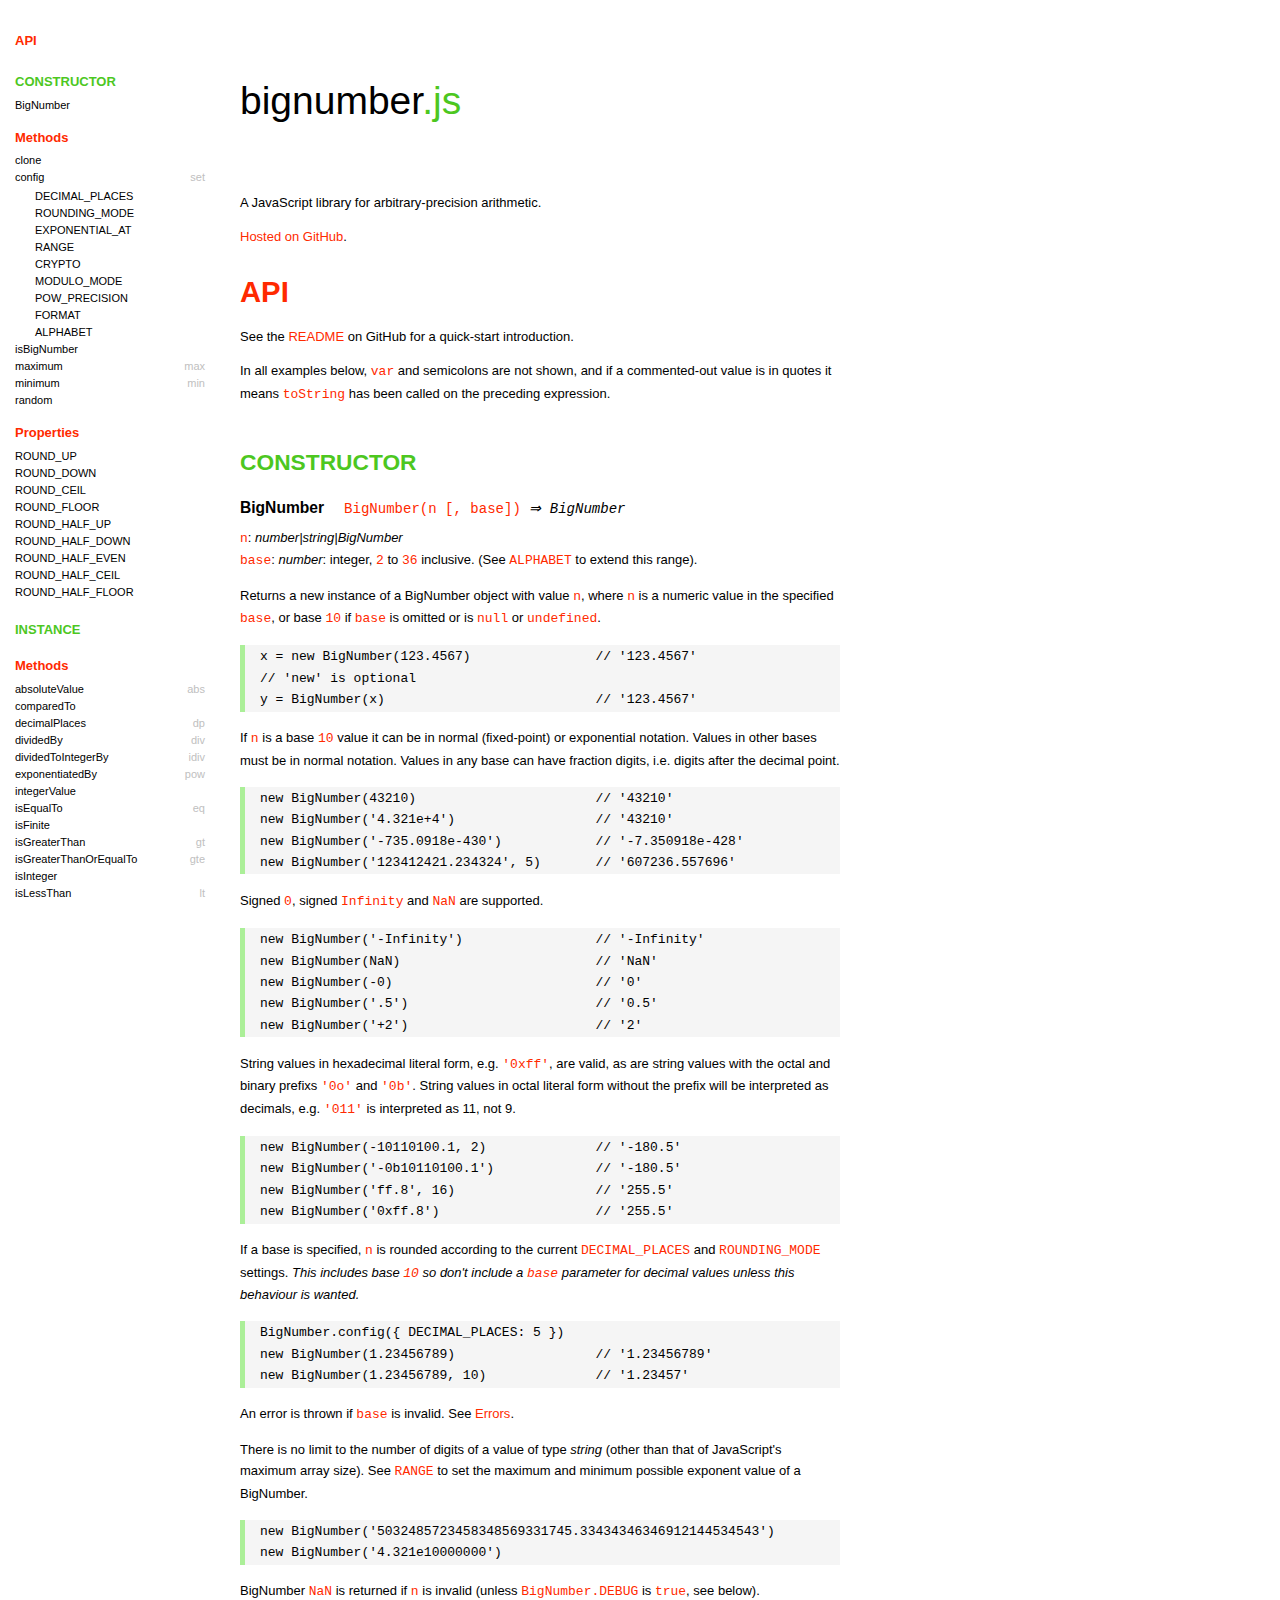
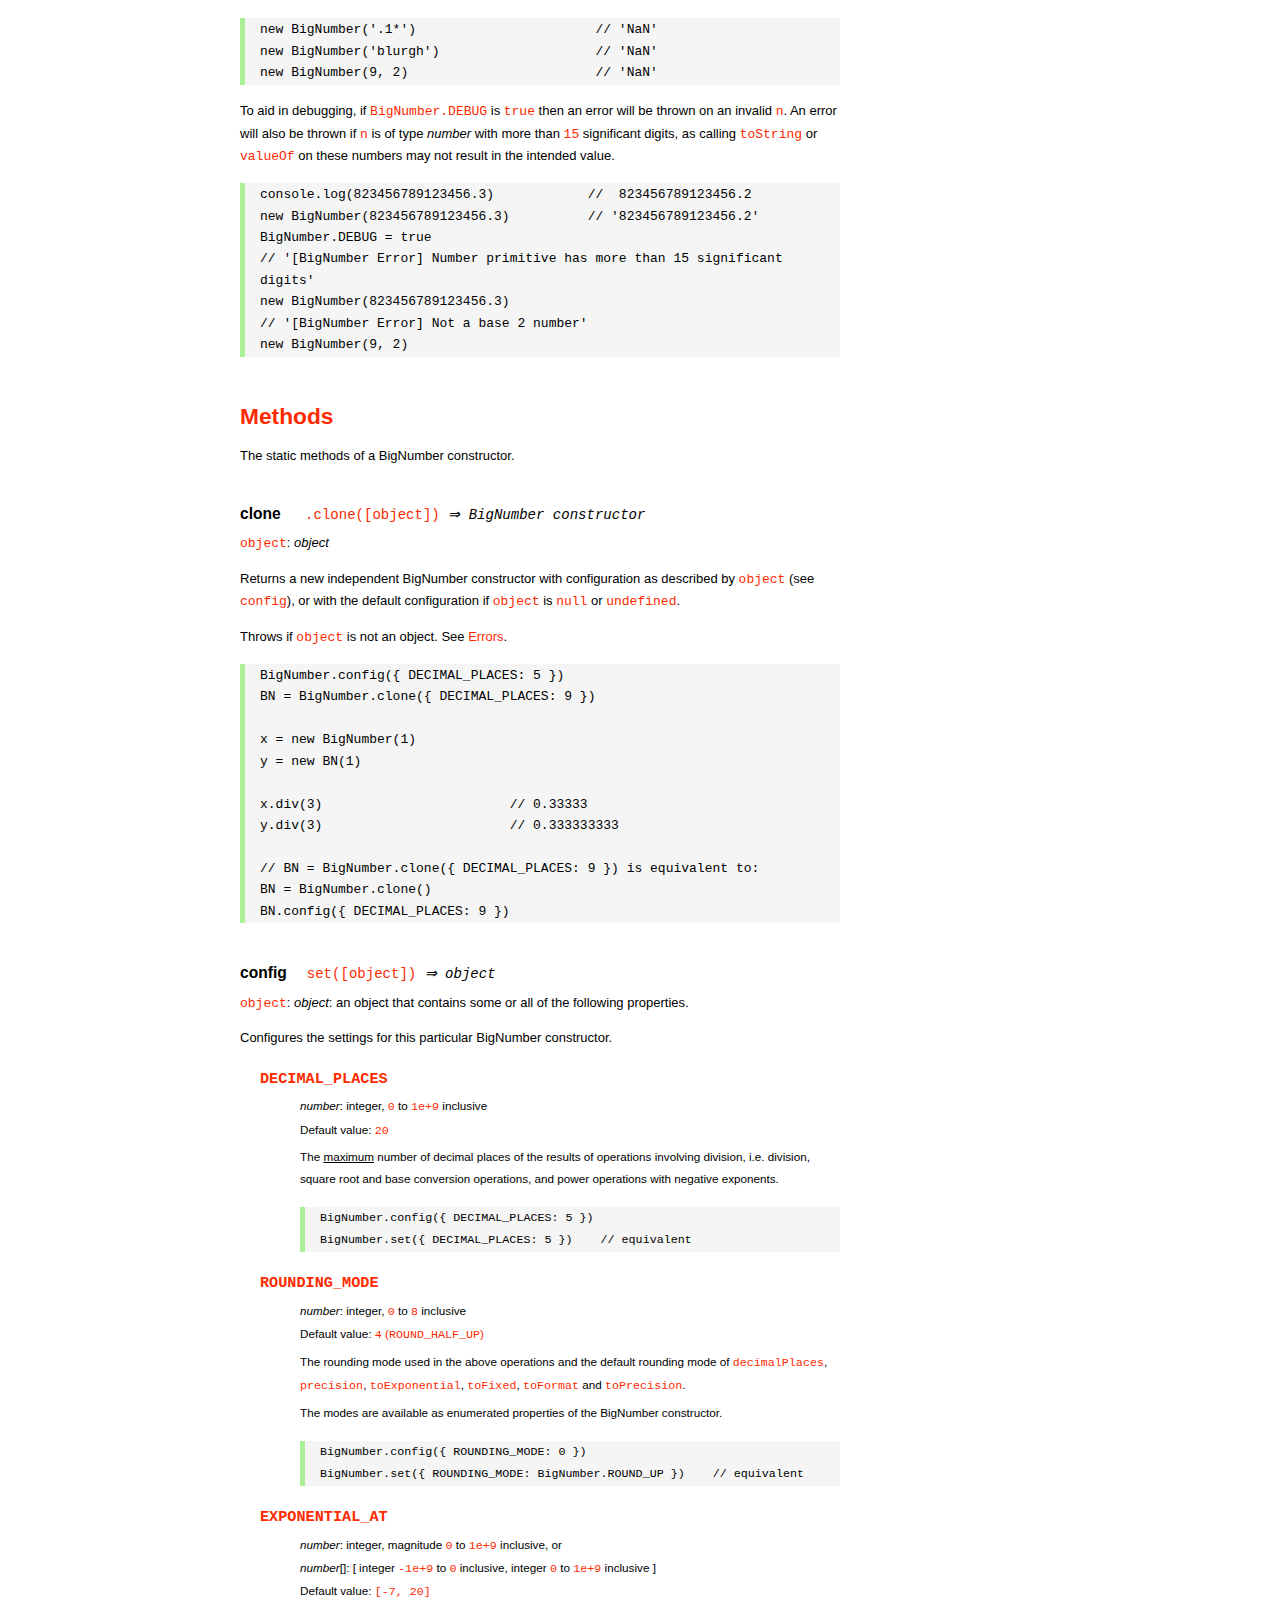
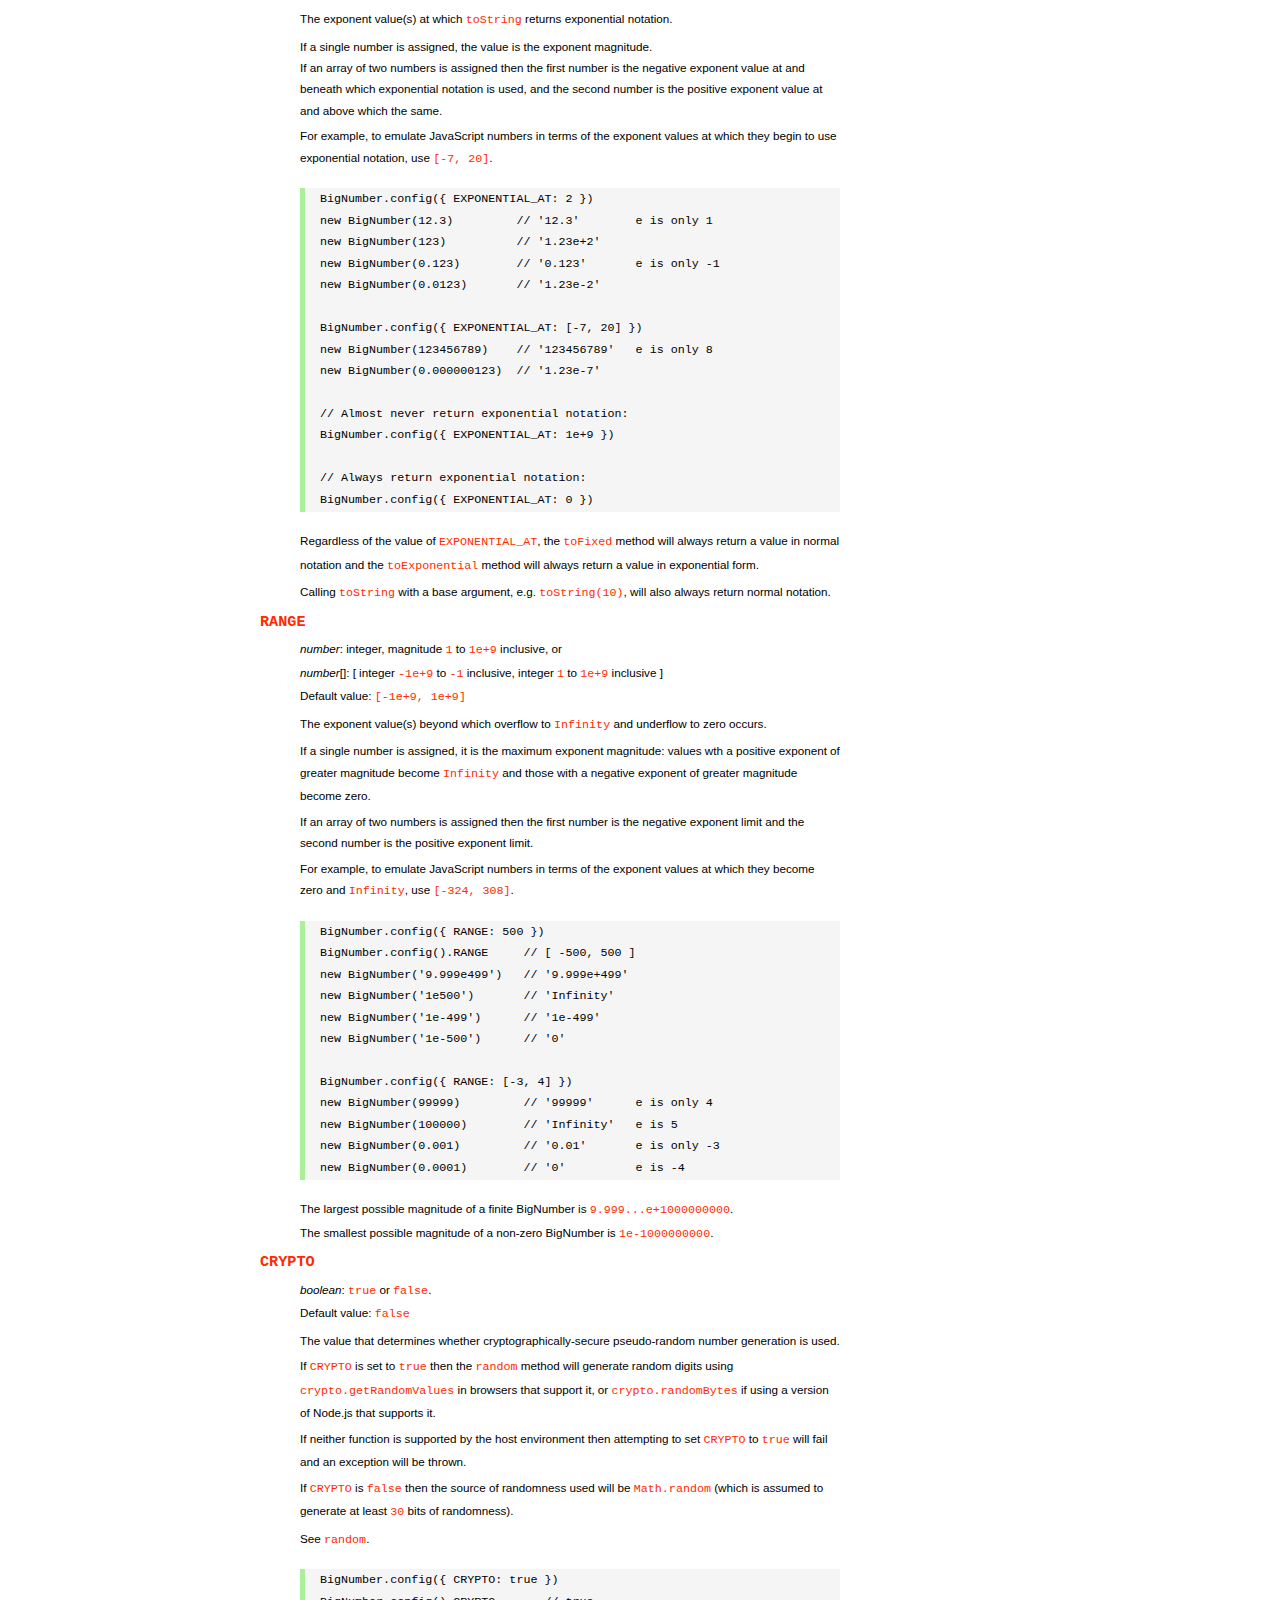
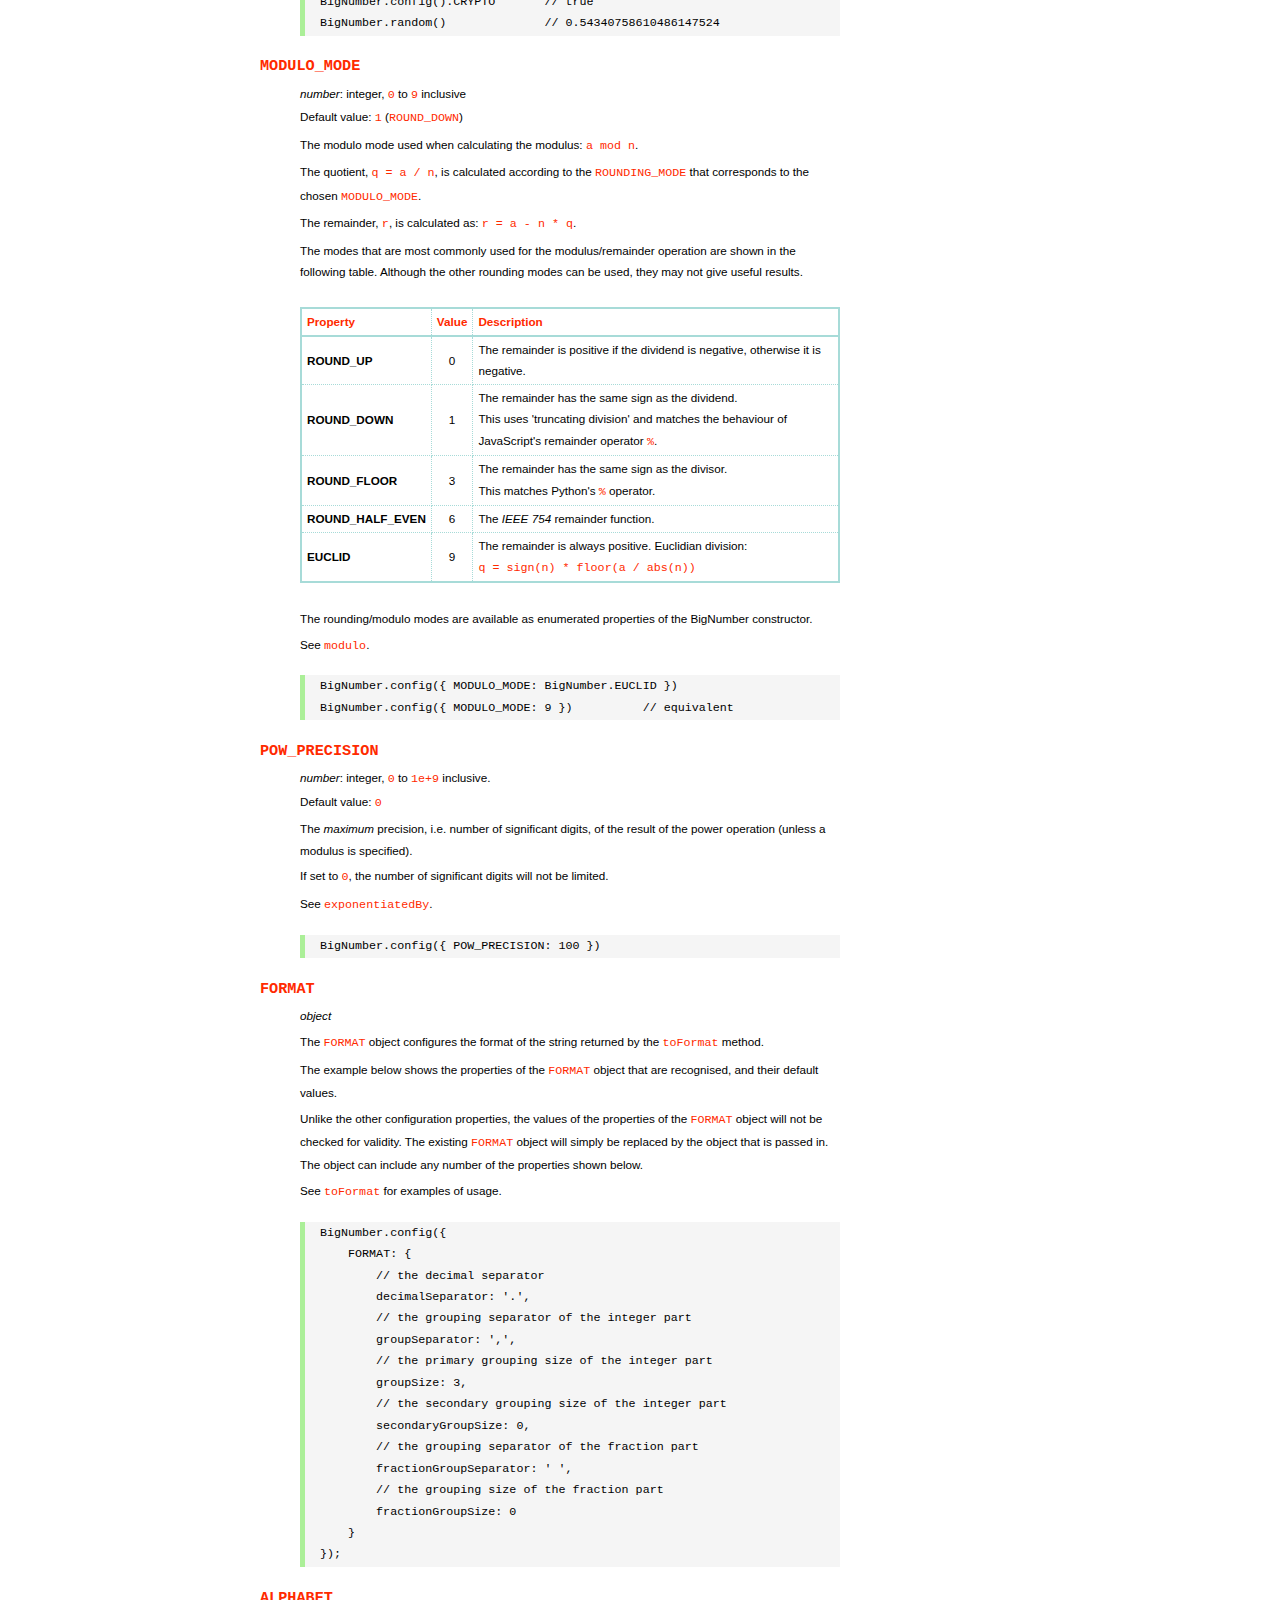
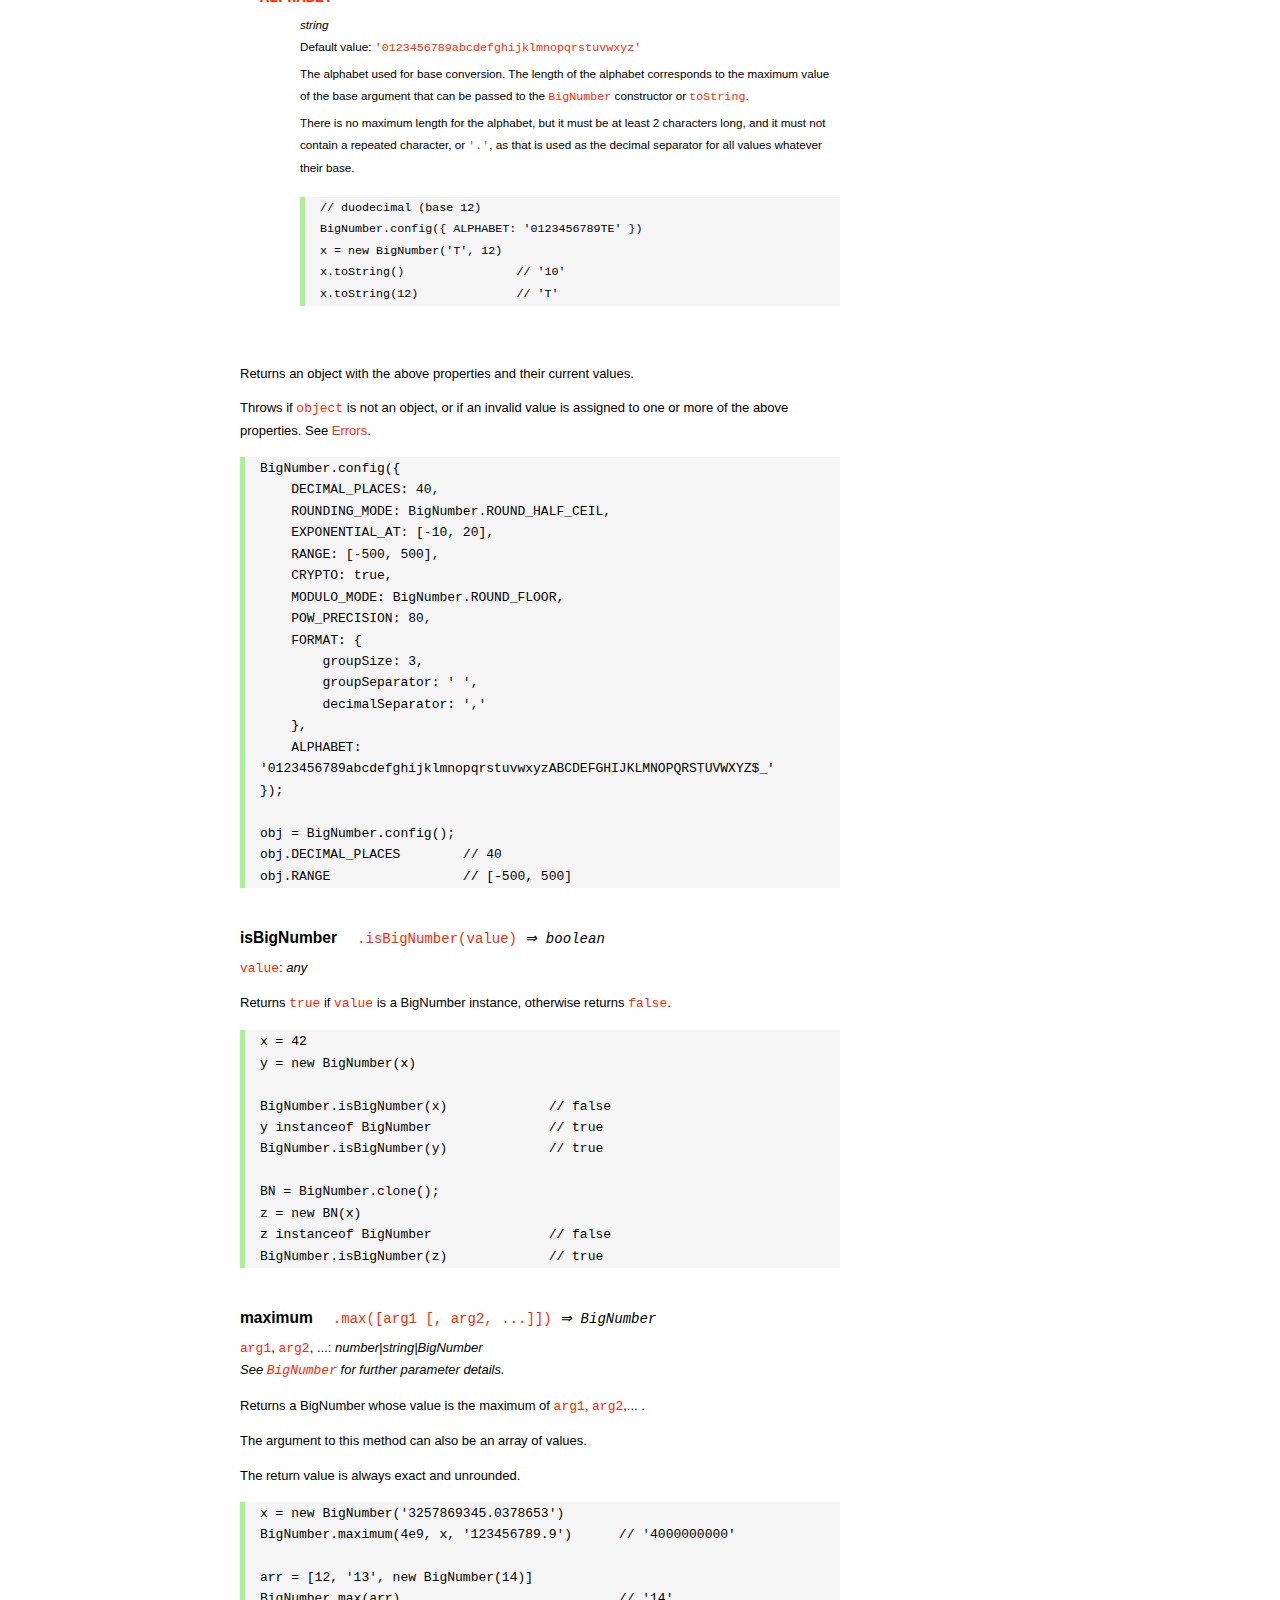
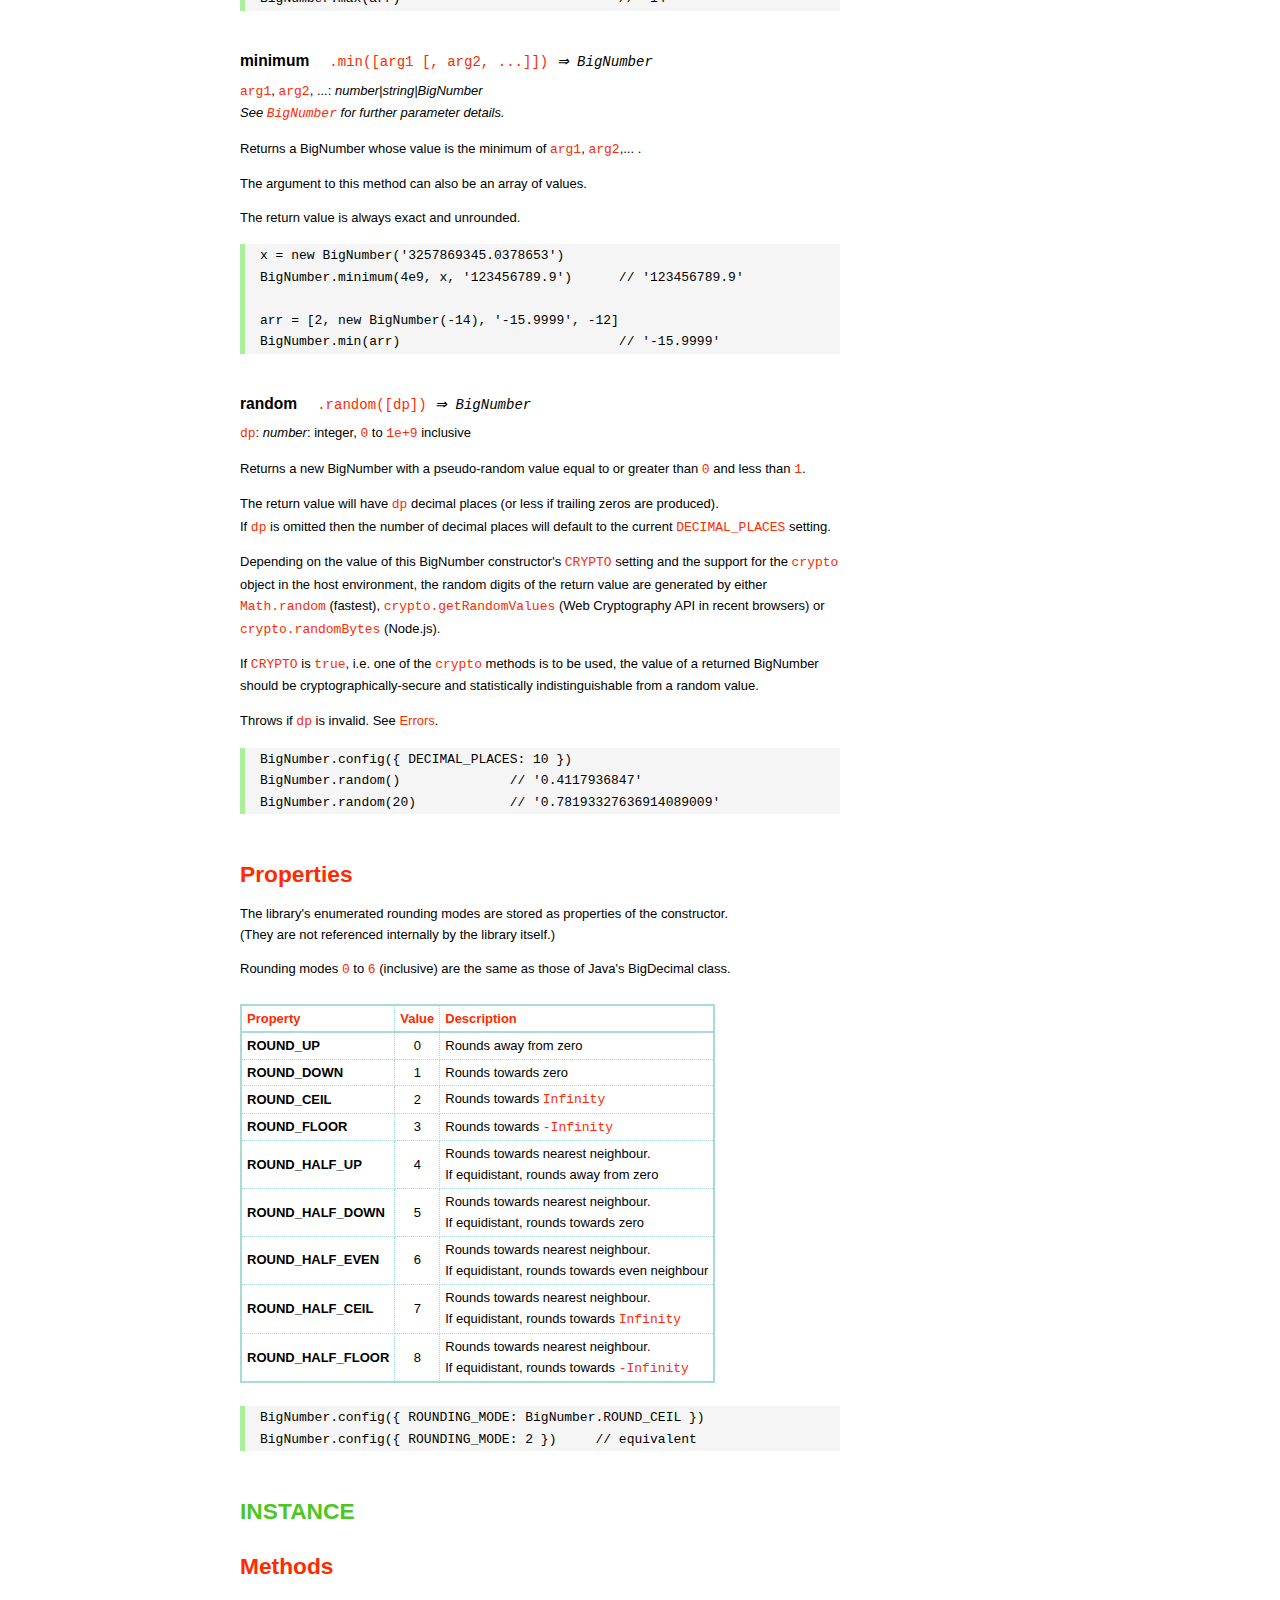
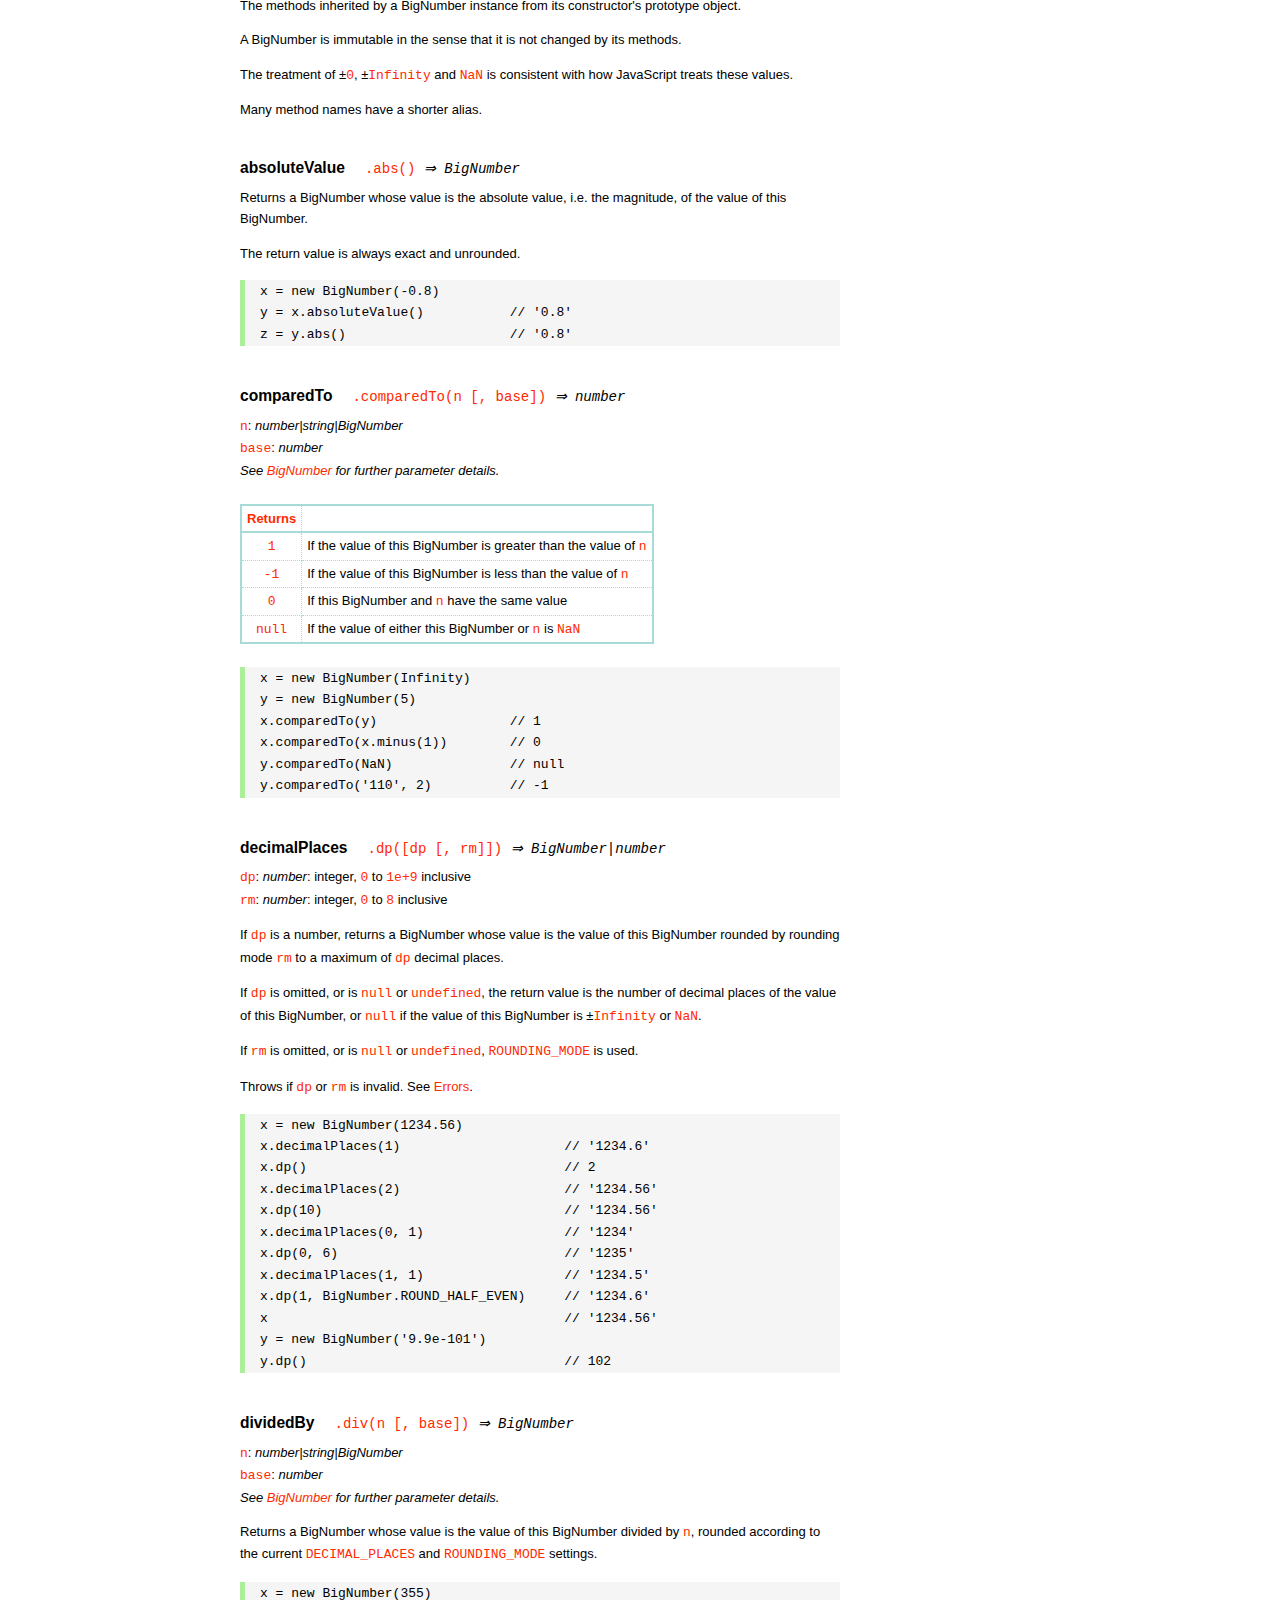
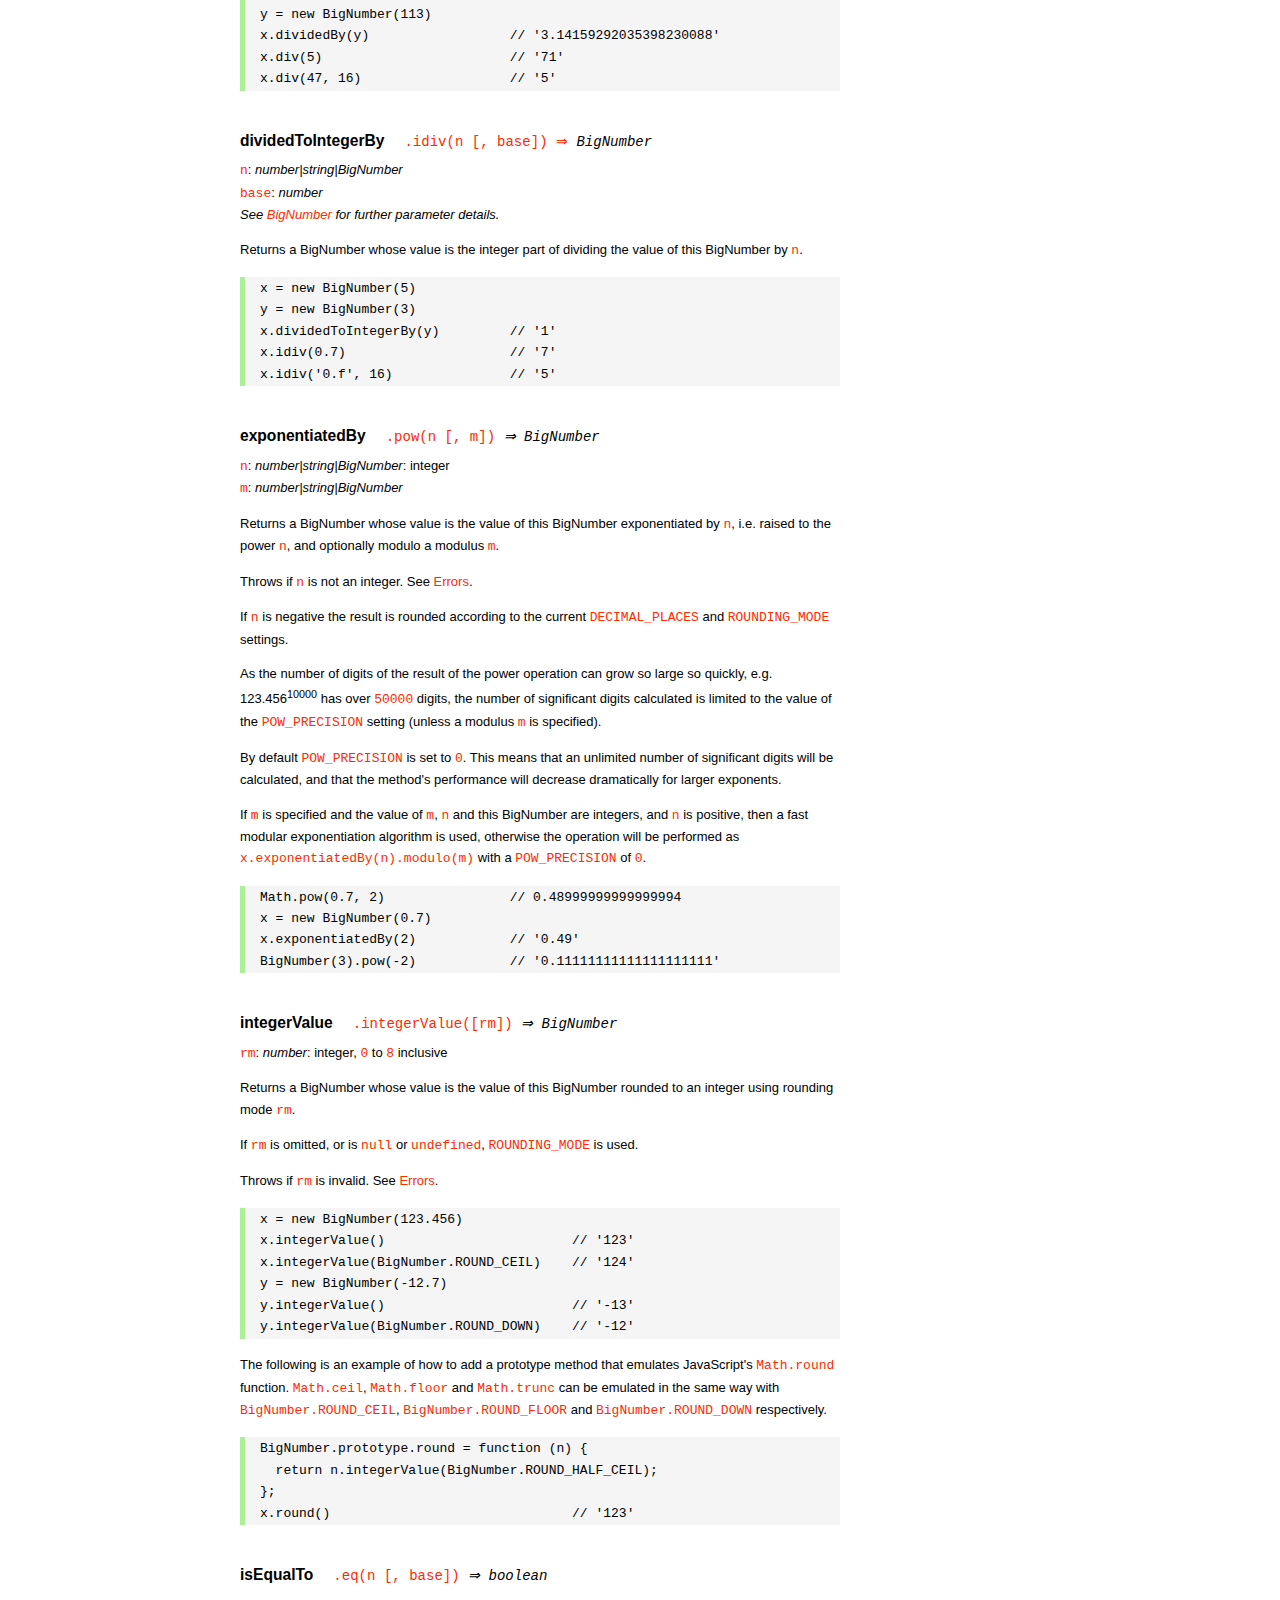
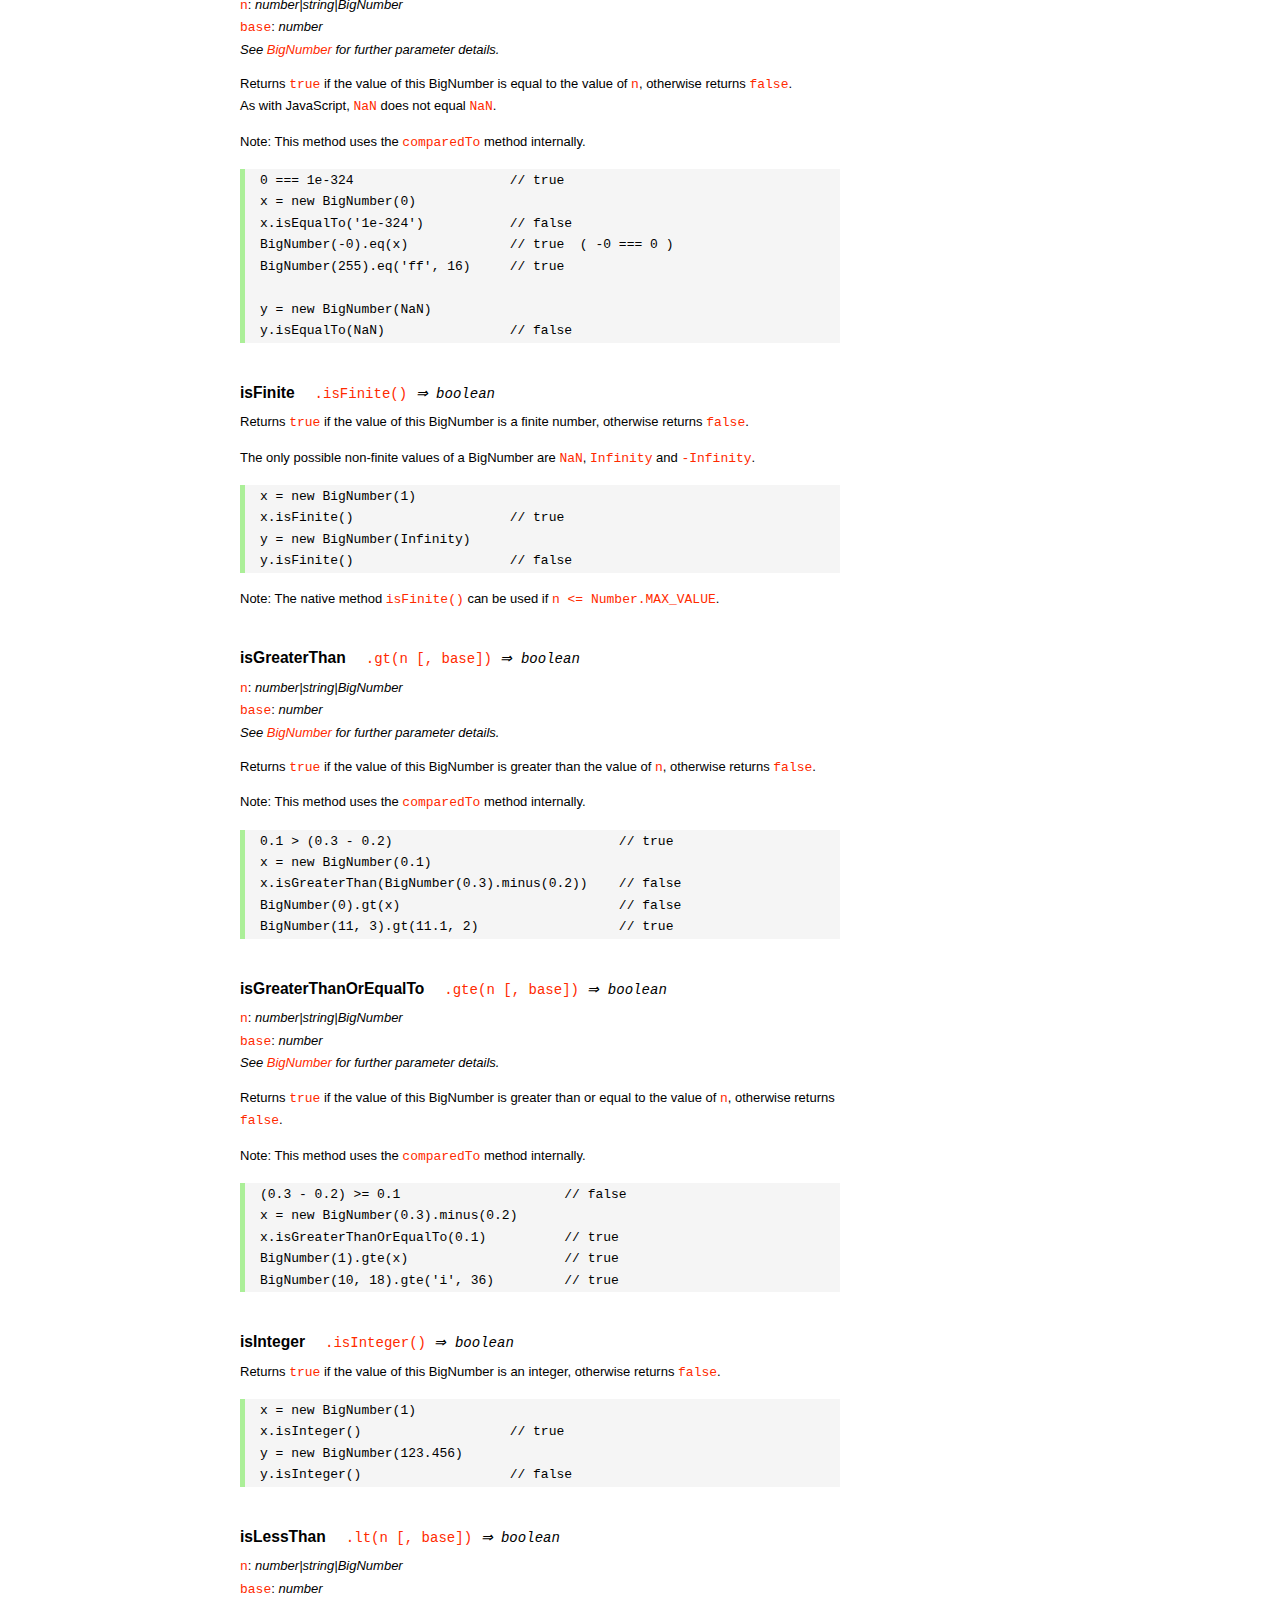
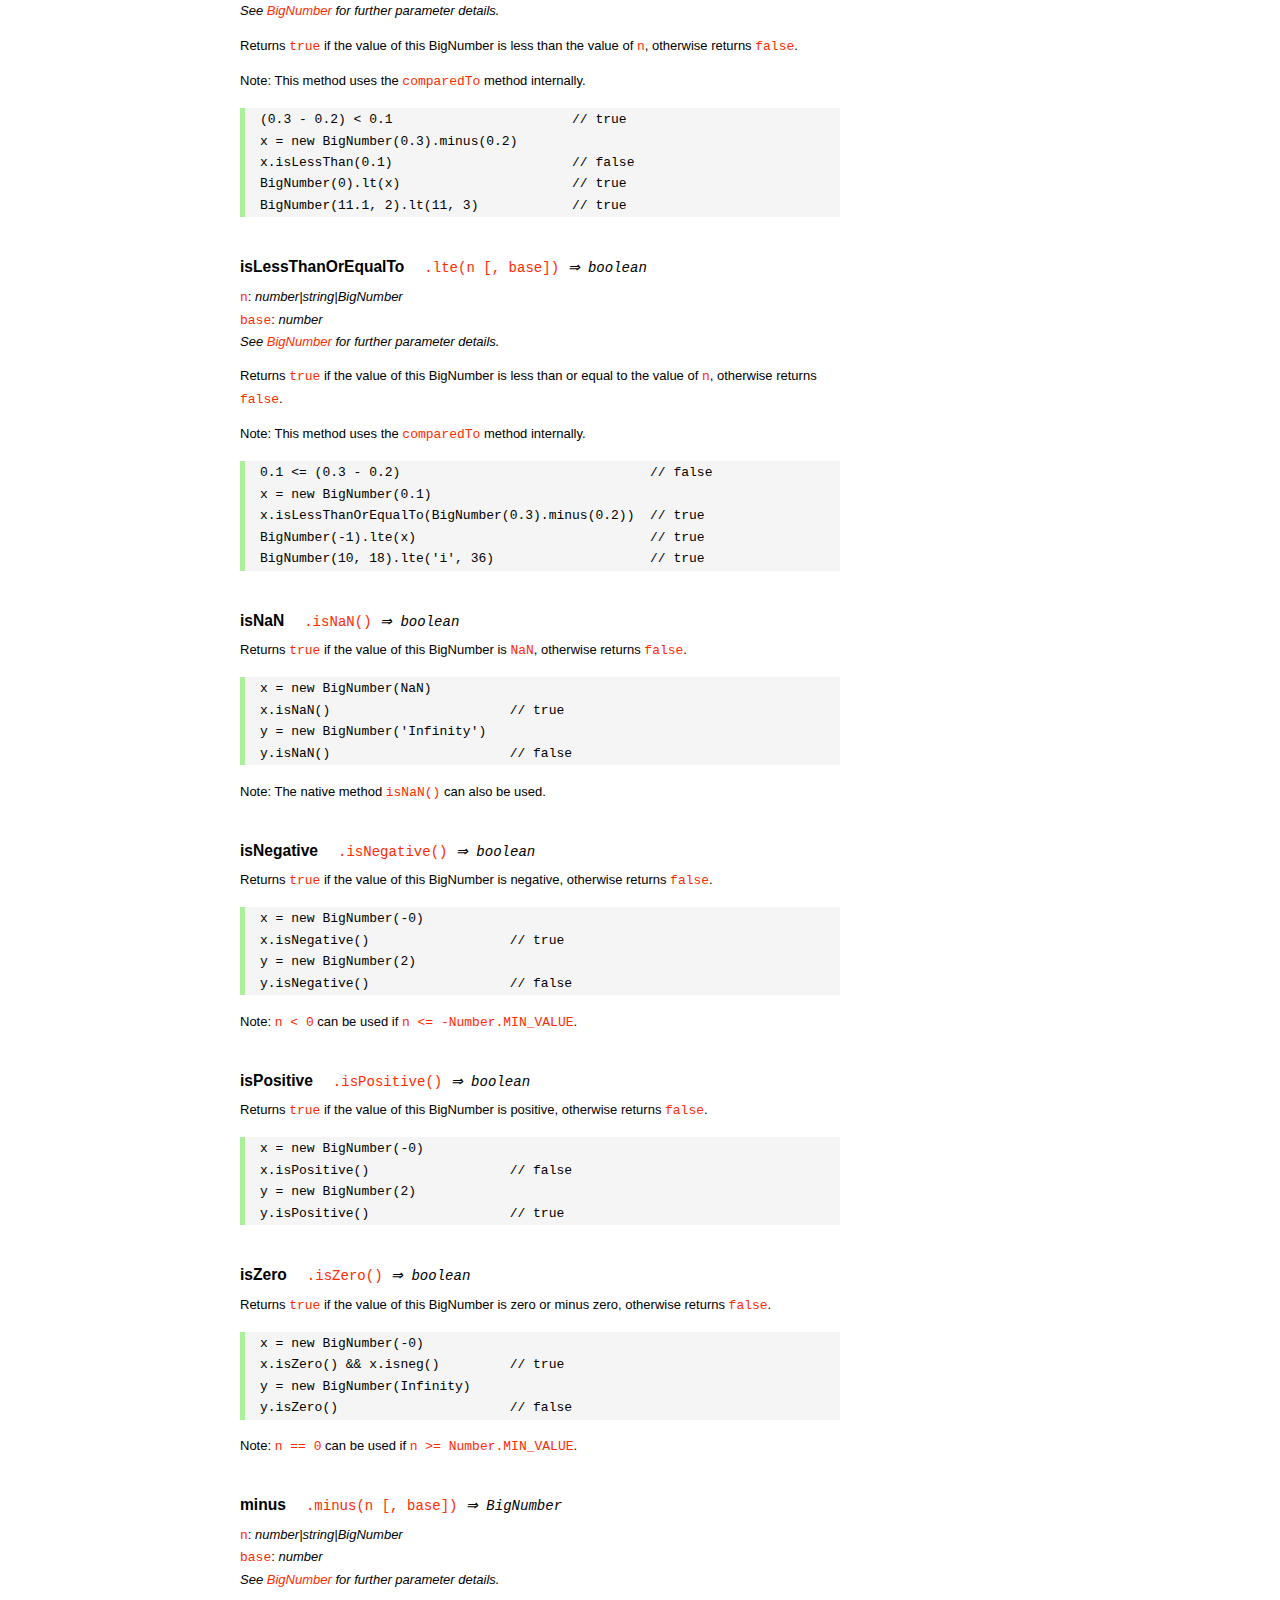
<file: node_modules/bignumber.js/doc/API.html>
<!DOCTYPE HTML>
<html>
<head>
<meta charset="utf-8">
<meta http-equiv="X-UA-Compatible" content="IE=edge">
<meta name="Author" content="M Mclaughlin">
<title>bignumber.js API</title>
<style>
html{font-size:100%}
body{background:#fff;font-family:"Helvetica Neue",Helvetica,Arial,sans-serif;font-size:13px;
  line-height:1.65em;min-height:100%;margin:0}
body,i{color:#000}
.nav{background:#fff;position:fixed;top:0;bottom:0;left:0;width:200px;overflow-y:auto;
  padding:15px 0 30px 15px}
div.container{width:600px;margin:50px 0 50px 240px}
p{margin:0 0 1em;width:600px}
pre,ul{margin:1em 0}
h1,h2,h3,h4,h5{margin:0;padding:1.5em 0 0}
h1,h2{padding:.75em 0}
h1{font:400 3em Verdana,sans-serif;color:#000;margin-bottom:1em}
h2{font-size:2.25em;color:#ff2a00}
h3{font-size:1.75em;color:#4dc71f}
h4{font-size:1.75em;color:#ff2a00;padding-bottom:.75em}
h5{font-size:1.2em;margin-bottom:.4em}
h6{font-size:1.1em;margin-bottom:0.8em;padding:0.5em 0}
dd{padding-top:.35em}
dt{padding-top:.5em}
b{font-weight:700}
dt b{font-size:1.3em}
a,a:visited{color:#ff2a00;text-decoration:none}
a:active,a:hover{outline:0;text-decoration:underline}
.nav a,.nav b,.nav a:visited{display:block;color:#ff2a00;font-weight:700; margin-top:15px}
.nav b{color:#4dc71f;margin-top:20px;cursor:default;width:auto}
ul{list-style-type:none;padding:0 0 0 20px}
.nav ul{line-height:14px;padding-left:0;margin:5px 0 0}
.nav ul a,.nav ul a:visited,span{display:inline;color:#000;font-family:Verdana,Geneva,sans-serif;
  font-size:11px;font-weight:400;margin:0}
.inset,ul.inset{margin-left:20px}
.inset{font-size:.9em}
.nav li{width:auto;margin:0 0 3px}
.alias{font-style:italic;margin-left:20px}
table{border-collapse:collapse;border-spacing:0;border:2px solid #a7dbd8;margin:1.75em 0;padding:0}
td,th{text-align:left;margin:0;padding:2px 5px;border:1px dotted #a7dbd8}
th{border-top:2px solid #a7dbd8;border-bottom:2px solid #a7dbd8;color:#ff2a00}
code,pre{font-family:Consolas, monaco, monospace;font-weight:400}
pre{background:#f5f5f5;white-space:pre-wrap;word-wrap:break-word;border-left:5px solid #abef98;
  padding:1px 0 1px 15px;margin:1.2em 0}
code,.nav-title{color:#ff2a00}
.end{margin-bottom:25px}
.centre{text-align:center}
.error-table{font-size:13px;width:100%}
#faq{margin:3em 0 0}
li span{float:right;margin-right:10px;color:#c0c0c0}
#js{font:inherit;color:#4dc71f}
</style>
</head>
<body>

  <div class="nav">

    <a class='nav-title' href="#">API</a>

    <b> CONSTRUCTOR </b>
    <ul>
      <li><a href="#bignumber">BigNumber</a></li>
    </ul>

    <a href="#methods">Methods</a>
    <ul>
      <li><a href="#clone">clone</a></li>
      <li><a href="#config" >config</a><span>set</span></li>
      <li>
        <ul class="inset">
          <li><a href="#decimal-places">DECIMAL_PLACES</a></li>
          <li><a href="#rounding-mode" >ROUNDING_MODE</a></li>
          <li><a href="#exponential-at">EXPONENTIAL_AT</a></li>
          <li><a href="#range"         >RANGE</a></li>
          <li><a href="#crypto"        >CRYPTO</a></li>
          <li><a href="#modulo-mode"   >MODULO_MODE</a></li>
          <li><a href="#pow-precision" >POW_PRECISION</a></li>
          <li><a href="#format"        >FORMAT</a></li>
          <li><a href="#alphabet"      >ALPHABET</a></li>
        </ul>
      </li>
      <li><a href="#isBigNumber">isBigNumber</a></li>
      <li><a href="#max"        >maximum</a><span>max</span></li>
      <li><a href="#min"        >minimum</a><span>min</span></li>
      <li><a href="#random"     >random</a></li>
    </ul>

    <a href="#constructor-properties">Properties</a>
    <ul>
      <li><a href="#round-up"        >ROUND_UP</a></li>
      <li><a href="#round-down"      >ROUND_DOWN</a></li>
      <li><a href="#round-ceil"      >ROUND_CEIL</a></li>
      <li><a href="#round-floor"     >ROUND_FLOOR</a></li>
      <li><a href="#round-half-up"   >ROUND_HALF_UP</a></li>
      <li><a href="#round-half-down" >ROUND_HALF_DOWN</a></li>
      <li><a href="#round-half-even" >ROUND_HALF_EVEN</a></li>
      <li><a href="#round-half-ceil" >ROUND_HALF_CEIL</a></li>
      <li><a href="#round-half-floor">ROUND_HALF_FLOOR</a></li>
    </ul>

    <b> INSTANCE </b>

    <a href="#prototype-methods">Methods</a>
    <ul>
      <li><a href="#abs"    >absoluteValue         </a><span>abs</span>  </li>
      <li><a href="#cmp"    >comparedTo            </a>                  </li>
      <li><a href="#dp"     >decimalPlaces         </a><span>dp</span>   </li>
      <li><a href="#div"    >dividedBy             </a><span>div</span>  </li>
      <li><a href="#divInt" >dividedToIntegerBy    </a><span>idiv</span> </li>
      <li><a href="#pow"    >exponentiatedBy       </a><span>pow</span>  </li>
      <li><a href="#int"    >integerValue          </a>                  </li>
      <li><a href="#eq"     >isEqualTo             </a><span>eq</span>   </li>
      <li><a href="#isF"    >isFinite              </a>                  </li>
      <li><a href="#gt"     >isGreaterThan         </a><span>gt</span>   </li>
      <li><a href="#gte"    >isGreaterThanOrEqualTo</a><span>gte</span>  </li>
      <li><a href="#isInt"  >isInteger             </a>                  </li>
      <li><a href="#lt"     >isLessThan            </a><span>lt</span>   </li>
      <li><a href="#lte"    >isLessThanOrEqualTo   </a><span>lte</span>  </li>
      <li><a href="#isNaN"  >isNaN                 </a>                  </li>
      <li><a href="#isNeg"  >isNegative            </a>                  </li>
      <li><a href="#isPos"  >isPositive            </a>                  </li>
      <li><a href="#isZ"    >isZero                </a>                  </li>
      <li><a href="#minus"  >minus                 </a>                  </li>
      <li><a href="#mod"    >modulo                </a><span>mod</span>  </li>
      <li><a href="#times"  >multipliedBy          </a><span>times</span></li>
      <li><a href="#neg"    >negated               </a>                  </li>
      <li><a href="#plus"   >plus                  </a>                  </li>
      <li><a href="#sd"     >precision             </a><span>sd</span>   </li>
      <li><a href="#shift"  >shiftedBy             </a>                  </li>
      <li><a href="#sqrt"   >squareRoot            </a><span>sqrt</span> </li>
      <li><a href="#toE"    >toExponential         </a>                  </li>
      <li><a href="#toFix"  >toFixed               </a>                  </li>
      <li><a href="#toFor"  >toFormat              </a>                  </li>
      <li><a href="#toFr"   >toFraction            </a>                  </li>
      <li><a href="#toJSON" >toJSON                </a>                  </li>
      <li><a href="#toN"    >toNumber              </a>                  </li>
      <li><a href="#toP"    >toPrecision           </a>                  </li>
      <li><a href="#toS"    >toString              </a>                  </li>
      <li><a href="#valueOf">valueOf               </a>                  </li>
    </ul>

    <a href="#instance-properties">Properties</a>
    <ul>
      <li><a href="#coefficient">c: coefficient</a></li>
      <li><a href="#exponent"   >e: exponent</a></li>
      <li><a href="#sign"       >s: sign</a></li>
    </ul>

    <a href="#zero-nan-infinity">Zero, NaN &amp; Infinity</a>
    <a href="#Errors">Errors</a>
    <a class='end' href="#faq">FAQ</a>

  </div>

  <div class="container">

    <h1>bignumber<span id='js'>.js</span></h1>

    <p>A JavaScript library for arbitrary-precision arithmetic.</p>
    <p><a href="https://github.com/MikeMcl/bignumber.js">Hosted on GitHub</a>. </p>

    <h2>API</h2>

    <p>
      See the <a href='https://github.com/MikeMcl/bignumber.js'>README</a> on GitHub for a
      quick-start introduction.
    </p>
    <p>
      In all examples below, <code>var</code> and semicolons are not shown, and if a commented-out
      value is in quotes it means <code>toString</code> has been called on the preceding expression.
    </p>


    <h3>CONSTRUCTOR</h3>


    <h5 id="bignumber">
      BigNumber<code class='inset'>BigNumber(n [, base]) <i>&rArr; BigNumber</i></code>
    </h5>
    <p>
      <code>n</code>: <i>number|string|BigNumber</i><br />
      <code>base</code>: <i>number</i>: integer, <code>2</code> to <code>36</code> inclusive. (See
      <a href='#alphabet'><code>ALPHABET</code></a> to extend this range).
    </p>
    <p>
      Returns a new instance of a BigNumber object with value <code>n</code>, where <code>n</code>
      is a numeric value in the specified <code>base</code>, or base <code>10</code> if
      <code>base</code> is omitted or is <code>null</code> or <code>undefined</code>.
    </p>
    <pre>
x = new BigNumber(123.4567)                // '123.4567'
// 'new' is optional
y = BigNumber(x)                           // '123.4567'</pre>
    <p>
      If <code>n</code> is a base <code>10</code> value it can be in normal (fixed-point) or
      exponential notation. Values in other bases must be in normal notation. Values in any base can
      have fraction digits, i.e. digits after the decimal point.
    </p>
    <pre>
new BigNumber(43210)                       // '43210'
new BigNumber('4.321e+4')                  // '43210'
new BigNumber('-735.0918e-430')            // '-7.350918e-428'
new BigNumber('123412421.234324', 5)       // '607236.557696'</pre>
    <p>
      Signed <code>0</code>, signed <code>Infinity</code> and <code>NaN</code> are supported.
    </p>
    <pre>
new BigNumber('-Infinity')                 // '-Infinity'
new BigNumber(NaN)                         // 'NaN'
new BigNumber(-0)                          // '0'
new BigNumber('.5')                        // '0.5'
new BigNumber('+2')                        // '2'</pre>
    <p>
      String values in hexadecimal literal form, e.g. <code>'0xff'</code>, are valid, as are
      string values with the octal and binary prefixs <code>'0o'</code> and <code>'0b'</code>.
      String values in octal literal form without the prefix will be interpreted as
      decimals, e.g. <code>'011'</code> is interpreted as 11, not 9.
    </p>
    <pre>
new BigNumber(-10110100.1, 2)              // '-180.5'
new BigNumber('-0b10110100.1')             // '-180.5'
new BigNumber('ff.8', 16)                  // '255.5'
new BigNumber('0xff.8')                    // '255.5'</pre>
    <p>
      If a base is specified, <code>n</code> is rounded according to the current
      <a href='#decimal-places'><code>DECIMAL_PLACES</code></a> and
      <a href='#rounding-mode'><code>ROUNDING_MODE</code></a> settings. <em>This includes base
      <code>10</code> so don't include a <code>base</code> parameter for decimal values unless
      this behaviour is wanted.</em>
    </p>
    <pre>BigNumber.config({ DECIMAL_PLACES: 5 })
new BigNumber(1.23456789)                  // '1.23456789'
new BigNumber(1.23456789, 10)              // '1.23457'</pre>
    <p>An error is thrown if <code>base</code> is invalid. See <a href='#Errors'>Errors</a>.</p>
    <p>
      There is no limit to the number of digits of a value of type <em>string</em> (other than
      that of JavaScript's maximum array size). See <a href='#range'><code>RANGE</code></a> to set
      the maximum and minimum possible exponent value of a BigNumber.
    </p>
    <pre>
new BigNumber('5032485723458348569331745.33434346346912144534543')
new BigNumber('4.321e10000000')</pre>
    <p>BigNumber <code>NaN</code> is returned if <code>n</code> is invalid
    (unless <code>BigNumber.DEBUG</code> is <code>true</code>, see below).</p>
    <pre>
new BigNumber('.1*')                       // 'NaN'
new BigNumber('blurgh')                    // 'NaN'
new BigNumber(9, 2)                        // 'NaN'</pre>
    <p>
      To aid in debugging, if <code>BigNumber.DEBUG</code> is <code>true</code> then an error will
      be thrown on an invalid <code>n</code>. An error will also be thrown if <code>n</code> is of
      type <em>number</em> with more than <code>15</code> significant digits, as calling
      <code><a href='#toS'>toString</a></code> or <code><a href='#valueOf'>valueOf</a></code> on
      these numbers may not result in the intended value.
    </p>
      <pre>
console.log(823456789123456.3)            //  823456789123456.2
new BigNumber(823456789123456.3)          // '823456789123456.2'
BigNumber.DEBUG = true
// '[BigNumber Error] Number primitive has more than 15 significant digits'
new BigNumber(823456789123456.3)
// '[BigNumber Error] Not a base 2 number'
new BigNumber(9, 2)</pre>




    <h4 id="methods">Methods</h4>
     <p>The static methods of a BigNumber constructor.</p>




    <h5 id="clone">clone
      <code class='inset'>.clone([object]) <i>&rArr; BigNumber constructor</i></code>
    </h5>
    <p><code>object</code>: <i>object</i></p>
    <p>
      Returns a new independent BigNumber constructor with configuration as described by
      <code>object</code> (see <a href='#config'><code>config</code></a>), or with the default
      configuration if <code>object</code> is <code>null</code> or <code>undefined</code>.
    </p>
    <p>
      Throws if <code>object</code> is not an object. See <a href='#Errors'>Errors</a>.
    </p>
    <pre>BigNumber.config({ DECIMAL_PLACES: 5 })
BN = BigNumber.clone({ DECIMAL_PLACES: 9 })

x = new BigNumber(1)
y = new BN(1)

x.div(3)                        // 0.33333
y.div(3)                        // 0.333333333

// BN = BigNumber.clone({ DECIMAL_PLACES: 9 }) is equivalent to:
BN = BigNumber.clone()
BN.config({ DECIMAL_PLACES: 9 })</pre>



    <h5 id="config">config<code class='inset'>set([object]) <i>&rArr; object</i></code></h5>
    <p>
      <code>object</code>: <i>object</i>: an object that contains some or all of the following
      properties.
    </p>
    <p>Configures the settings for this particular BigNumber constructor.</p>

    <dl class='inset'>
      <dt id="decimal-places"><code><b>DECIMAL_PLACES</b></code></dt>
      <dd>
        <i>number</i>: integer, <code>0</code> to <code>1e+9</code> inclusive<br />
        Default value: <code>20</code>
      </dd>
      <dd>
        The <u>maximum</u> number of decimal places of the results of operations involving
        division, i.e. division, square root and base conversion operations, and power
        operations with negative exponents.<br />
      </dd>
      <dd>
      <pre>BigNumber.config({ DECIMAL_PLACES: 5 })
BigNumber.set({ DECIMAL_PLACES: 5 })    // equivalent</pre>
      </dd>



      <dt id="rounding-mode"><code><b>ROUNDING_MODE</b></code></dt>
      <dd>
        <i>number</i>: integer, <code>0</code> to <code>8</code> inclusive<br />
        Default value: <code>4</code> <a href="#round-half-up">(<code>ROUND_HALF_UP</code>)</a>
      </dd>
      <dd>
        The rounding mode used in the above operations and the default rounding mode of
        <a href='#dp'><code>decimalPlaces</code></a>,
        <a href='#sd'><code>precision</code></a>,
        <a href='#toE'><code>toExponential</code></a>,
        <a href='#toFix'><code>toFixed</code></a>,
        <a href='#toFor'><code>toFormat</code></a> and
        <a href='#toP'><code>toPrecision</code></a>.
      </dd>
      <dd>The modes are available as enumerated properties of the BigNumber constructor.</dd>
       <dd>
      <pre>BigNumber.config({ ROUNDING_MODE: 0 })
BigNumber.set({ ROUNDING_MODE: BigNumber.ROUND_UP })    // equivalent</pre>
        </dd>



      <dt id="exponential-at"><code><b>EXPONENTIAL_AT</b></code></dt>
      <dd>
        <i>number</i>: integer, magnitude <code>0</code> to <code>1e+9</code> inclusive, or
        <br />
        <i>number</i>[]: [ integer <code>-1e+9</code> to <code>0</code> inclusive, integer
        <code>0</code> to <code>1e+9</code> inclusive ]<br />
        Default value: <code>[-7, 20]</code>
      </dd>
      <dd>
        The exponent value(s) at which <code>toString</code> returns exponential notation.
      </dd>
      <dd>
        If a single number is assigned, the value is the exponent magnitude.<br />
        If an array of two numbers is assigned then the first number is the negative exponent
        value at and beneath which exponential notation is used, and the second number is the
        positive exponent value at and above which the same.
      </dd>
      <dd>
        For example, to emulate JavaScript numbers in terms of the exponent values at which they
        begin to use exponential notation, use <code>[-7, 20]</code>.
      </dd>
      <dd>
      <pre>BigNumber.config({ EXPONENTIAL_AT: 2 })
new BigNumber(12.3)         // '12.3'        e is only 1
new BigNumber(123)          // '1.23e+2'
new BigNumber(0.123)        // '0.123'       e is only -1
new BigNumber(0.0123)       // '1.23e-2'

BigNumber.config({ EXPONENTIAL_AT: [-7, 20] })
new BigNumber(123456789)    // '123456789'   e is only 8
new BigNumber(0.000000123)  // '1.23e-7'

// Almost never return exponential notation:
BigNumber.config({ EXPONENTIAL_AT: 1e+9 })

// Always return exponential notation:
BigNumber.config({ EXPONENTIAL_AT: 0 })</pre>
      </dd>
      <dd>
        Regardless of the value of <code>EXPONENTIAL_AT</code>, the <code>toFixed</code> method
        will always return a value in normal notation and the <code>toExponential</code> method
        will always return a value in exponential form.
      </dd>
      <dd>
        Calling <code>toString</code> with a base argument, e.g. <code>toString(10)</code>, will
        also always return normal notation.
      </dd>



      <dt id="range"><code><b>RANGE</b></code></dt>
      <dd>
        <i>number</i>: integer, magnitude <code>1</code> to <code>1e+9</code> inclusive, or
        <br />
        <i>number</i>[]: [ integer <code>-1e+9</code> to <code>-1</code> inclusive, integer
        <code>1</code> to <code>1e+9</code> inclusive ]<br />
        Default value: <code>[-1e+9, 1e+9]</code>
      </dd>
      <dd>
        The exponent value(s) beyond which overflow to <code>Infinity</code> and underflow to
        zero occurs.
      </dd>
      <dd>
        If a single number is assigned, it is the maximum exponent magnitude: values wth a
        positive exponent of greater magnitude become <code>Infinity</code> and those with a
        negative exponent of greater magnitude become zero.
      <dd>
        If an array of two numbers is assigned then the first number is the negative exponent
        limit and the second number is the positive exponent limit.
      </dd>
      <dd>
        For example, to emulate JavaScript numbers in terms of the exponent values at which they
        become zero and <code>Infinity</code>, use <code>[-324, 308]</code>.
      </dd>
      <dd>
      <pre>BigNumber.config({ RANGE: 500 })
BigNumber.config().RANGE     // [ -500, 500 ]
new BigNumber('9.999e499')   // '9.999e+499'
new BigNumber('1e500')       // 'Infinity'
new BigNumber('1e-499')      // '1e-499'
new BigNumber('1e-500')      // '0'

BigNumber.config({ RANGE: [-3, 4] })
new BigNumber(99999)         // '99999'      e is only 4
new BigNumber(100000)        // 'Infinity'   e is 5
new BigNumber(0.001)         // '0.01'       e is only -3
new BigNumber(0.0001)        // '0'          e is -4</pre>
      </dd>
      <dd>
        The largest possible magnitude of a finite BigNumber is
        <code>9.999...e+1000000000</code>.<br />
        The smallest possible magnitude of a non-zero BigNumber is <code>1e-1000000000</code>.
      </dd>



      <dt id="crypto"><code><b>CRYPTO</b></code></dt>
      <dd>
        <i>boolean</i>: <code>true</code> or <code>false</code>.<br />
        Default value: <code>false</code>
      </dd>
      <dd>
        The value that determines whether cryptographically-secure pseudo-random number
        generation is used.
      </dd>
      <dd>
        If <code>CRYPTO</code> is set to <code>true</code> then the
        <a href='#random'><code>random</code></a> method will generate random digits using
        <code>crypto.getRandomValues</code> in browsers that support it, or
        <code>crypto.randomBytes</code> if using a version of Node.js that supports it.
      </dd>
      <dd>
        If neither function is supported by the host environment then attempting to set
        <code>CRYPTO</code> to <code>true</code> will fail and an exception will be thrown.
      </dd>
      <dd>
        If <code>CRYPTO</code> is <code>false</code> then the source of randomness used will be
        <code>Math.random</code> (which is assumed to generate at least <code>30</code> bits of
        randomness).
      </dd>
      <dd>See <a href='#random'><code>random</code></a>.</dd>
      <dd>
      <pre>BigNumber.config({ CRYPTO: true })
BigNumber.config().CRYPTO       // true
BigNumber.random()              // 0.54340758610486147524</pre>
      </dd>



      <dt id="modulo-mode"><code><b>MODULO_MODE</b></code></dt>
      <dd>
        <i>number</i>: integer, <code>0</code> to <code>9</code> inclusive<br />
        Default value: <code>1</code> (<a href="#round-down"><code>ROUND_DOWN</code></a>)
      </dd>
      <dd>The modulo mode used when calculating the modulus: <code>a mod n</code>.</dd>
      <dd>
        The quotient, <code>q = a / n</code>, is calculated according to the
        <a href='#rounding-mode'><code>ROUNDING_MODE</code></a> that corresponds to the chosen
        <code>MODULO_MODE</code>.
      </dd>
      <dd>The remainder, <code>r</code>, is calculated as: <code>r = a - n * q</code>.</dd>
      <dd>
        The modes that are most commonly used for the modulus/remainder operation are shown in
        the following table. Although the other rounding modes can be used, they may not give
        useful results.
      </dd>
      <dd>
        <table>
          <tr><th>Property</th><th>Value</th><th>Description</th></tr>
          <tr>
            <td><b>ROUND_UP</b></td><td class='centre'>0</td>
            <td>
              The remainder is positive if the dividend is negative, otherwise it is negative.
            </td>
          </tr>
          <tr>
            <td><b>ROUND_DOWN</b></td><td class='centre'>1</td>
            <td>
              The remainder has the same sign as the dividend.<br />
              This uses 'truncating division' and matches the behaviour of JavaScript's
              remainder operator <code>%</code>.
            </td>
          </tr>
          <tr>
            <td><b>ROUND_FLOOR</b></td><td class='centre'>3</td>
            <td>
              The remainder has the same sign as the divisor.<br />
              This matches Python's <code>%</code> operator.
            </td>
          </tr>
          <tr>
            <td><b>ROUND_HALF_EVEN</b></td><td class='centre'>6</td>
            <td>The <i>IEEE 754</i> remainder function.</td>
          </tr>
           <tr>
             <td><b>EUCLID</b></td><td class='centre'>9</td>
             <td>
               The remainder is always positive. Euclidian division: <br />
               <code>q = sign(n) * floor(a / abs(n))</code>
             </td>
           </tr>
        </table>
      </dd>
      <dd>
        The rounding/modulo modes are available as enumerated properties of the BigNumber
        constructor.
      </dd>
      <dd>See <a href='#mod'><code>modulo</code></a>.</dd>
      <dd>
        <pre>BigNumber.config({ MODULO_MODE: BigNumber.EUCLID })
BigNumber.config({ MODULO_MODE: 9 })          // equivalent</pre>
      </dd>



      <dt id="pow-precision"><code><b>POW_PRECISION</b></code></dt>
      <dd>
        <i>number</i>: integer, <code>0</code> to <code>1e+9</code> inclusive.<br />
        Default value: <code>0</code>
      </dd>
      <dd>
        The <i>maximum</i> precision, i.e. number of significant digits, of the result of the power
        operation (unless a modulus is specified).
      </dd>
      <dd>If set to <code>0</code>, the number of significant digits will not be limited.</dd>
      <dd>See <a href='#pow'><code>exponentiatedBy</code></a>.</dd>
      <dd><pre>BigNumber.config({ POW_PRECISION: 100 })</pre></dd>



      <dt id="format"><code><b>FORMAT</b></code></dt>
      <dd><i>object</i></dd>
      <dd>
        The <code>FORMAT</code> object configures the format of the string returned by the
        <a href='#toFor'><code>toFormat</code></a> method.
      </dd>
      <dd>
        The example below shows the properties of the <code>FORMAT</code> object that are
        recognised, and their default values.
      </dd>
      <dd>
         Unlike the other configuration properties, the values of the properties of the
         <code>FORMAT</code> object will not be checked for validity. The existing
         <code>FORMAT</code> object will simply be replaced by the object that is passed in.
         The object can include any number of the properties shown below.
      </dd>
      <dd>See <a href='#toFor'><code>toFormat</code></a> for examples of usage.</dd>
      <dd>
      <pre>
BigNumber.config({
    FORMAT: {
        // the decimal separator
        decimalSeparator: '.',
        // the grouping separator of the integer part
        groupSeparator: ',',
        // the primary grouping size of the integer part
        groupSize: 3,
        // the secondary grouping size of the integer part
        secondaryGroupSize: 0,
        // the grouping separator of the fraction part
        fractionGroupSeparator: ' ',
        // the grouping size of the fraction part
        fractionGroupSize: 0
    }
});</pre>
      </dd>



      <dt id="alphabet"><code><b>ALPHABET</b></code></dt>
      <dd>
        <i>string</i><br />
        Default value: <code>'0123456789abcdefghijklmnopqrstuvwxyz'</code>
      </dd>
      <dd>
        The alphabet used for base conversion. The length of the alphabet corresponds to the
        maximum value of the base argument that can be passed to the
        <a href='#bignumber'><code>BigNumber</code></a> constructor or
        <a href='#toS'><code>toString</code></a>.
      </dd>
      <dd>
        There is no maximum length for the alphabet, but it must be at least 2 characters long, and
        it must not contain a repeated character, or <code>'.'</code>, as that is used as the
        decimal separator for all values whatever their base.
      </dd>
      <dd>
        <pre>// duodecimal (base 12)
BigNumber.config({ ALPHABET: '0123456789TE' })
x = new BigNumber('T', 12)
x.toString()                // '10'
x.toString(12)              // 'T'</pre>
      </dd>



    </dl>
    <br /><br />
    <p>Returns an object with the above properties and their current values.</p>
    <p>
      Throws if <code>object</code> is not an object, or if an invalid value is assigned to
      one or more of the above properties. See <a href='#Errors'>Errors</a>.
    </p>
    <pre>
BigNumber.config({
    DECIMAL_PLACES: 40,
    ROUNDING_MODE: BigNumber.ROUND_HALF_CEIL,
    EXPONENTIAL_AT: [-10, 20],
    RANGE: [-500, 500],
    CRYPTO: true,
    MODULO_MODE: BigNumber.ROUND_FLOOR,
    POW_PRECISION: 80,
    FORMAT: {
        groupSize: 3,
        groupSeparator: ' ',
        decimalSeparator: ','
    },
    ALPHABET: '0123456789abcdefghijklmnopqrstuvwxyzABCDEFGHIJKLMNOPQRSTUVWXYZ$_'
});

obj = BigNumber.config();
obj.DECIMAL_PLACES        // 40
obj.RANGE                 // [-500, 500]</pre>



    <h5 id="isBigNumber">
      isBigNumber<code class='inset'>.isBigNumber(value) <i>&rArr; boolean</i></code>
    </h5>
    <p><code>value</code>: <i>any</i><br /></p>
    <p>
      Returns <code>true</code> if <code>value</code> is a BigNumber instance, otherwise returns
      <code>false</code>.
    </p>
      <pre>x = 42
y = new BigNumber(x)

BigNumber.isBigNumber(x)             // false
y instanceof BigNumber               // true
BigNumber.isBigNumber(y)             // true

BN = BigNumber.clone();
z = new BN(x)
z instanceof BigNumber               // false
BigNumber.isBigNumber(z)             // true</pre>



    <h5 id="max">
      maximum<code class='inset'>.max([arg1 [, arg2, ...]]) <i>&rArr; BigNumber</i></code>
    </h5>
    <p>
      <code>arg1</code>, <code>arg2</code>, ...: <i>number|string|BigNumber</i><br />
      <i>See <code><a href="#bignumber">BigNumber</a></code> for further parameter details.</i>
    </p>
    <p>
      Returns a BigNumber whose value is the maximum of <code>arg1</code>,
      <code>arg2</code>,... .
    </p>
    <p>The argument to this method can also be an array of values.</p>
    <p>The return value is always exact and unrounded.</p>
    <pre>x = new BigNumber('3257869345.0378653')
BigNumber.maximum(4e9, x, '123456789.9')      // '4000000000'

arr = [12, '13', new BigNumber(14)]
BigNumber.max(arr)                            // '14'</pre>



    <h5 id="min">
      minimum<code class='inset'>.min([arg1 [, arg2, ...]]) <i>&rArr; BigNumber</i></code>
    </h5>
    <p>
      <code>arg1</code>, <code>arg2</code>, ...: <i>number|string|BigNumber</i><br />
      <i>See <code><a href="#bignumber">BigNumber</a></code> for further parameter details.</i>
    </p>
    <p>
      Returns a BigNumber whose value is the minimum of <code>arg1</code>,
      <code>arg2</code>,... .
    </p>
    <p>The argument to this method can also be an array of values.</p>
    <p>The return value is always exact and unrounded.</p>
    <pre>x = new BigNumber('3257869345.0378653')
BigNumber.minimum(4e9, x, '123456789.9')      // '123456789.9'

arr = [2, new BigNumber(-14), '-15.9999', -12]
BigNumber.min(arr)                            // '-15.9999'</pre>



    <h5 id="random">
      random<code class='inset'>.random([dp]) <i>&rArr; BigNumber</i></code>
    </h5>
    <p><code>dp</code>: <i>number</i>: integer, <code>0</code> to <code>1e+9</code> inclusive</p>
    <p>
      Returns a new BigNumber with a pseudo-random value equal to or greater than <code>0</code> and
      less than <code>1</code>.
    </p>
    <p>
      The return value will have <code>dp</code> decimal places (or less if trailing zeros are
      produced).<br />
      If <code>dp</code> is omitted then the number of decimal places will default to the current
      <a href='#decimal-places'><code>DECIMAL_PLACES</code></a> setting.
    </p>
    <p>
      Depending on the value of this BigNumber constructor's
      <a href='#crypto'><code>CRYPTO</code></a> setting and the support for the
      <code>crypto</code> object in the host environment, the random digits of the return value are
      generated by either <code>Math.random</code> (fastest), <code>crypto.getRandomValues</code>
      (Web Cryptography API in recent browsers) or <code>crypto.randomBytes</code> (Node.js).
    </p>
    <p>
      If <a href='#crypto'><code>CRYPTO</code></a> is <code>true</code>, i.e. one of the
      <code>crypto</code> methods is to be used, the value of a returned BigNumber should be
      cryptographically-secure and statistically indistinguishable from a random value.
    </p>
    <p>
      Throws if <code>dp</code> is invalid. See <a href='#Errors'>Errors</a>.
    </p>
    <pre>BigNumber.config({ DECIMAL_PLACES: 10 })
BigNumber.random()              // '0.4117936847'
BigNumber.random(20)            // '0.78193327636914089009'</pre>



    <h4 id="constructor-properties">Properties</h4>
    <p>
      The library's enumerated rounding modes are stored as properties of the constructor.<br />
      (They are not referenced internally by the library itself.)
    </p>
    <p>
      Rounding modes <code>0</code> to <code>6</code> (inclusive) are the same as those of Java's
      BigDecimal class.
    </p>
    <table>
      <tr>
        <th>Property</th>
        <th>Value</th>
        <th>Description</th>
      </tr>
      <tr>
        <td id="round-up"><b>ROUND_UP</b></td>
        <td class='centre'>0</td>
        <td>Rounds away from zero</td>
      </tr>
      <tr>
        <td id="round-down"><b>ROUND_DOWN</b></td>
        <td class='centre'>1</td>
        <td>Rounds towards zero</td>
      </tr>
      <tr>
        <td id="round-ceil"><b>ROUND_CEIL</b></td>
        <td class='centre'>2</td>
        <td>Rounds towards <code>Infinity</code></td>
      </tr>
      <tr>
        <td id="round-floor"><b>ROUND_FLOOR</b></td>
        <td class='centre'>3</td>
        <td>Rounds towards <code>-Infinity</code></td>
      </tr>
      <tr>
        <td id="round-half-up"><b>ROUND_HALF_UP</b></td>
        <td class='centre'>4</td>
        <td>
          Rounds towards nearest neighbour.<br />
          If equidistant, rounds away from zero
        </td>
      </tr>
      <tr>
        <td id="round-half-down"><b>ROUND_HALF_DOWN</b></td>
        <td class='centre'>5</td>
        <td>
          Rounds towards nearest neighbour.<br />
          If equidistant, rounds towards zero
        </td>
      </tr>
      <tr>
        <td id="round-half-even"><b>ROUND_HALF_EVEN</b></td>
        <td class='centre'>6</td>
        <td>
          Rounds towards nearest neighbour.<br />
          If equidistant, rounds towards even neighbour
        </td>
      </tr>
      <tr>
        <td id="round-half-ceil"><b>ROUND_HALF_CEIL</b></td>
        <td class='centre'>7</td>
        <td>
          Rounds towards nearest neighbour.<br />
          If equidistant, rounds towards <code>Infinity</code>
        </td>
      </tr>
      <tr>
        <td id="round-half-floor"><b>ROUND_HALF_FLOOR</b></td>
        <td class='centre'>8</td>
        <td>
          Rounds towards nearest neighbour.<br />
          If equidistant, rounds towards <code>-Infinity</code>
        </td>
      </tr>
    </table>
    <pre>
BigNumber.config({ ROUNDING_MODE: BigNumber.ROUND_CEIL })
BigNumber.config({ ROUNDING_MODE: 2 })     // equivalent</pre>


    <h3>INSTANCE</h3>

    <h4 id="prototype-methods">Methods</h4>
    <p>The methods inherited by a BigNumber instance from its constructor's prototype object.</p>
    <p>A BigNumber is immutable in the sense that it is not changed by its methods. </p>
    <p>
      The treatment of &plusmn;<code>0</code>, &plusmn;<code>Infinity</code> and <code>NaN</code> is
      consistent with how JavaScript treats these values.
    </p>
    <p>Many method names have a shorter alias.</p>



    <h5 id="abs">absoluteValue<code class='inset'>.abs() <i>&rArr; BigNumber</i></code></h5>
    <p>
      Returns a BigNumber whose value is the absolute value, i.e. the magnitude, of the value of
      this BigNumber.
    </p>
    <p>The return value is always exact and unrounded.</p>
    <pre>
x = new BigNumber(-0.8)
y = x.absoluteValue()           // '0.8'
z = y.abs()                     // '0.8'</pre>



    <h5 id="cmp">
      comparedTo<code class='inset'>.comparedTo(n [, base]) <i>&rArr; number</i></code>
    </h5>
    <p>
      <code>n</code>: <i>number|string|BigNumber</i><br />
      <code>base</code>: <i>number</i><br />
      <i>See <a href="#bignumber">BigNumber</a> for further parameter details.</i>
    </p>
    <table>
      <tr><th>Returns</th><th>&nbsp;</th></tr>
      <tr>
        <td class='centre'><code>1</code></td>
        <td>If the value of this BigNumber is greater than the value of <code>n</code></td>
      </tr>
      <tr>
        <td class='centre'><code>-1</code></td>
        <td>If the value of this BigNumber is less than the value of <code>n</code></td>
      </tr>
      <tr>
        <td class='centre'><code>0</code></td>
        <td>If this BigNumber and <code>n</code> have the same value</td>
      </tr>
       <tr>
        <td class='centre'><code>null</code></td>
        <td>If the value of either this BigNumber or <code>n</code> is <code>NaN</code></td>
      </tr>
    </table>
    <pre>
x = new BigNumber(Infinity)
y = new BigNumber(5)
x.comparedTo(y)                 // 1
x.comparedTo(x.minus(1))        // 0
y.comparedTo(NaN)               // null
y.comparedTo('110', 2)          // -1</pre>



    <h5 id="dp">
      decimalPlaces<code class='inset'>.dp([dp [, rm]]) <i>&rArr; BigNumber|number</i></code>
    </h5>
    <p>
      <code>dp</code>: <i>number</i>: integer, <code>0</code> to <code>1e+9</code> inclusive<br />
      <code>rm</code>: <i>number</i>: integer, <code>0</code> to <code>8</code> inclusive
    </p>
    <p>
      If <code>dp</code> is a number, returns a BigNumber whose value is the value of this BigNumber
      rounded by rounding mode <code>rm</code> to a maximum of <code>dp</code> decimal places.
    </p>
    <p>
      If <code>dp</code> is omitted, or is <code>null</code> or <code>undefined</code>, the return
      value is the number of decimal places of the value of this BigNumber, or <code>null</code> if
      the value of this BigNumber is &plusmn;<code>Infinity</code> or <code>NaN</code>.
    </p>
    <p>
      If <code>rm</code> is omitted, or is <code>null</code> or <code>undefined</code>,
      <a href='#rounding-mode'><code>ROUNDING_MODE</code></a> is used.
    </p>
    <p>
      Throws if <code>dp</code> or <code>rm</code> is invalid. See <a href='#Errors'>Errors</a>.
    </p>
    <pre>
x = new BigNumber(1234.56)
x.decimalPlaces(1)                     // '1234.6'
x.dp()                                 // 2
x.decimalPlaces(2)                     // '1234.56'
x.dp(10)                               // '1234.56'
x.decimalPlaces(0, 1)                  // '1234'
x.dp(0, 6)                             // '1235'
x.decimalPlaces(1, 1)                  // '1234.5'
x.dp(1, BigNumber.ROUND_HALF_EVEN)     // '1234.6'
x                                      // '1234.56'
y = new BigNumber('9.9e-101')
y.dp()                                 // 102</pre>



    <h5 id="div">dividedBy<code class='inset'>.div(n [, base]) <i>&rArr; BigNumber</i></code>
    </h5>
    <p>
      <code>n</code>: <i>number|string|BigNumber</i><br />
      <code>base</code>: <i>number</i><br />
      <i>See <a href="#bignumber">BigNumber</a> for further parameter details.</i>
    </p>
    <p>
      Returns a BigNumber whose value is the value of this BigNumber divided by
      <code>n</code>, rounded according to the current
      <a href='#decimal-places'><code>DECIMAL_PLACES</code></a> and
      <a href='#rounding-mode'><code>ROUNDING_MODE</code></a> settings.
    </p>
    <pre>
x = new BigNumber(355)
y = new BigNumber(113)
x.dividedBy(y)                  // '3.14159292035398230088'
x.div(5)                        // '71'
x.div(47, 16)                   // '5'</pre>



    <h5 id="divInt">
      dividedToIntegerBy<code class='inset'>.idiv(n [, base]) &rArr;
      <i>BigNumber</i></code>
    </h5>
    <p>
      <code>n</code>: <i>number|string|BigNumber</i><br />
      <code>base</code>: <i>number</i><br />
      <i>See <a href="#bignumber">BigNumber</a> for further parameter details.</i>
    </p>
    <p>
      Returns a BigNumber whose value is the integer part of dividing the value of this BigNumber by
      <code>n</code>.
    </p>
    <pre>
x = new BigNumber(5)
y = new BigNumber(3)
x.dividedToIntegerBy(y)         // '1'
x.idiv(0.7)                     // '7'
x.idiv('0.f', 16)               // '5'</pre>



    <h5 id="pow">
      exponentiatedBy<code class='inset'>.pow(n [, m]) <i>&rArr; BigNumber</i></code>
    </h5>
    <p>
      <code>n</code>: <i>number|string|BigNumber</i>: integer<br />
      <code>m</code>: <i>number|string|BigNumber</i>
    </p>
    <p>
      Returns a BigNumber whose value is the value of this BigNumber exponentiated by
      <code>n</code>, i.e. raised to the power <code>n</code>, and optionally modulo a modulus
      <code>m</code>.
    </p>
    <p>
      Throws if <code>n</code> is not an integer. See <a href='#Errors'>Errors</a>.
    </p>
    <p>
      If <code>n</code> is negative the result is rounded according to the current
      <a href='#decimal-places'><code>DECIMAL_PLACES</code></a> and
      <a href='#rounding-mode'><code>ROUNDING_MODE</code></a> settings.
    </p>
    <p>
      As the number of digits of the result of the power operation can grow so large so quickly,
      e.g. 123.456<sup>10000</sup> has over <code>50000</code> digits, the number of significant
      digits calculated is limited to the value of the
      <a href='#pow-precision'><code>POW_PRECISION</code></a> setting (unless a modulus
      <code>m</code> is specified).
    </p>
    <p>
      By default <a href='#pow-precision'><code>POW_PRECISION</code></a> is set to <code>0</code>.
      This means that an unlimited number of significant digits will be calculated, and that the
      method's performance will decrease dramatically for larger exponents.
    </p>
    <p>
      If <code>m</code> is specified and the value of <code>m</code>, <code>n</code> and this
      BigNumber are integers, and <code>n</code> is positive, then a fast modular exponentiation
      algorithm is used, otherwise the operation will be performed as
      <code>x.exponentiatedBy(n).modulo(m)</code> with a
      <a href='#pow-precision'><code>POW_PRECISION</code></a> of <code>0</code>.
    </p>
    <pre>
Math.pow(0.7, 2)                // 0.48999999999999994
x = new BigNumber(0.7)
x.exponentiatedBy(2)            // '0.49'
BigNumber(3).pow(-2)            // '0.11111111111111111111'</pre>



    <h5 id="int">
      integerValue<code class='inset'>.integerValue([rm]) <i>&rArr; BigNumber</i></code>
    </h5>
    <p>
      <code>rm</code>: <i>number</i>: integer, <code>0</code> to <code>8</code> inclusive
    </p>
   <p>
      Returns a BigNumber whose value is the value of this BigNumber rounded to an integer using
      rounding mode <code>rm</code>.
    </p>
    <p>
      If <code>rm</code> is omitted, or is <code>null</code> or <code>undefined</code>,
      <a href='#rounding-mode'><code>ROUNDING_MODE</code></a> is used.
    </p>
    <p>
      Throws if <code>rm</code> is invalid. See <a href='#Errors'>Errors</a>.
    </p>
    <pre>
x = new BigNumber(123.456)
x.integerValue()                        // '123'
x.integerValue(BigNumber.ROUND_CEIL)    // '124'
y = new BigNumber(-12.7)
y.integerValue()                        // '-13'
y.integerValue(BigNumber.ROUND_DOWN)    // '-12'</pre>
    <p>
      The following is an example of how to add a prototype method that emulates JavaScript's
      <code>Math.round</code> function. <code>Math.ceil</code>, <code>Math.floor</code> and
      <code>Math.trunc</code> can be emulated in the same way with
      <code>BigNumber.ROUND_CEIL</code>, <code>BigNumber.ROUND_FLOOR</code> and
      <code> BigNumber.ROUND_DOWN</code> respectively.
    </p>
    <pre>
BigNumber.prototype.round = function (n) {
  return n.integerValue(BigNumber.ROUND_HALF_CEIL);
};
x.round()                               // '123'</pre>



    <h5 id="eq">isEqualTo<code class='inset'>.eq(n [, base]) <i>&rArr; boolean</i></code></h5>
    <p>
      <code>n</code>: <i>number|string|BigNumber</i><br />
      <code>base</code>: <i>number</i><br />
      <i>See <a href="#bignumber">BigNumber</a> for further parameter details.</i>
    </p>
    <p>
      Returns <code>true</code> if the value of this BigNumber is equal to the value of
      <code>n</code>, otherwise returns <code>false</code>.<br />
      As with JavaScript, <code>NaN</code> does not equal <code>NaN</code>.
    </p>
    <p>Note: This method uses the <a href='#cmp'><code>comparedTo</code></a> method internally.</p>
    <pre>
0 === 1e-324                    // true
x = new BigNumber(0)
x.isEqualTo('1e-324')           // false
BigNumber(-0).eq(x)             // true  ( -0 === 0 )
BigNumber(255).eq('ff', 16)     // true

y = new BigNumber(NaN)
y.isEqualTo(NaN)                // false</pre>



    <h5 id="isF">isFinite<code class='inset'>.isFinite() <i>&rArr; boolean</i></code></h5>
    <p>
      Returns <code>true</code> if the value of this BigNumber is a finite number, otherwise
      returns <code>false</code>.
    </p>
    <p>
      The only possible non-finite values of a BigNumber are <code>NaN</code>, <code>Infinity</code>
      and <code>-Infinity</code>.
    </p>
    <pre>
x = new BigNumber(1)
x.isFinite()                    // true
y = new BigNumber(Infinity)
y.isFinite()                    // false</pre>
    <p>
      Note: The native method <code>isFinite()</code> can be used if
      <code>n &lt;= Number.MAX_VALUE</code>.
    </p>



    <h5 id="gt">isGreaterThan<code class='inset'>.gt(n [, base]) <i>&rArr; boolean</i></code></h5>
    <p>
      <code>n</code>: <i>number|string|BigNumber</i><br />
      <code>base</code>: <i>number</i><br />
      <i>See <a href="#bignumber">BigNumber</a> for further parameter details.</i>
    </p>
    <p>
      Returns <code>true</code> if the value of this BigNumber is greater than the value of
      <code>n</code>, otherwise returns <code>false</code>.
    </p>
    <p>Note: This method uses the <a href='#cmp'><code>comparedTo</code></a> method internally.</p>
    <pre>
0.1 &gt; (0.3 - 0.2)                             // true
x = new BigNumber(0.1)
x.isGreaterThan(BigNumber(0.3).minus(0.2))    // false
BigNumber(0).gt(x)                            // false
BigNumber(11, 3).gt(11.1, 2)                  // true</pre>



    <h5 id="gte">
      isGreaterThanOrEqualTo<code class='inset'>.gte(n [, base]) <i>&rArr; boolean</i></code>
    </h5>
    <p>
      <code>n</code>: <i>number|string|BigNumber</i><br />
      <code>base</code>: <i>number</i><br />
      <i>See <a href="#bignumber">BigNumber</a> for further parameter details.</i>
    </p>
    <p>
      Returns <code>true</code> if the value of this BigNumber is greater than or equal to the value
      of <code>n</code>, otherwise returns <code>false</code>.
    </p>
    <p>Note: This method uses the <a href='#cmp'><code>comparedTo</code></a> method internally.</p>
    <pre>
(0.3 - 0.2) &gt;= 0.1                     // false
x = new BigNumber(0.3).minus(0.2)
x.isGreaterThanOrEqualTo(0.1)          // true
BigNumber(1).gte(x)                    // true
BigNumber(10, 18).gte('i', 36)         // true</pre>



    <h5 id="isInt">isInteger<code class='inset'>.isInteger() <i>&rArr; boolean</i></code></h5>
    <p>
      Returns <code>true</code> if the value of this BigNumber is an integer, otherwise returns
      <code>false</code>.
    </p>
    <pre>
x = new BigNumber(1)
x.isInteger()                   // true
y = new BigNumber(123.456)
y.isInteger()                   // false</pre>



    <h5 id="lt">isLessThan<code class='inset'>.lt(n [, base]) <i>&rArr; boolean</i></code></h5>
    <p>
      <code>n</code>: <i>number|string|BigNumber</i><br />
      <code>base</code>: <i>number</i><br />
      <i>See <a href="#bignumber">BigNumber</a> for further parameter details.</i>
    </p>
    <p>
      Returns <code>true</code> if the value of this BigNumber is less than the value of
      <code>n</code>, otherwise returns <code>false</code>.
    </p>
     <p>Note: This method uses the <a href='#cmp'><code>comparedTo</code></a> method internally.</p>
    <pre>
(0.3 - 0.2) &lt; 0.1                       // true
x = new BigNumber(0.3).minus(0.2)
x.isLessThan(0.1)                       // false
BigNumber(0).lt(x)                      // true
BigNumber(11.1, 2).lt(11, 3)            // true</pre>



    <h5 id="lte">
      isLessThanOrEqualTo<code class='inset'>.lte(n [, base]) <i>&rArr; boolean</i></code>
    </h5>
    <p>
      <code>n</code>: <i>number|string|BigNumber</i><br />
      <code>base</code>: <i>number</i><br />
      <i>See <a href="#bignumber">BigNumber</a> for further parameter details.</i>
    </p>
    <p>
      Returns <code>true</code> if the value of this BigNumber is less than or equal to the value of
      <code>n</code>, otherwise returns <code>false</code>.
    </p>
    <p>Note: This method uses the <a href='#cmp'><code>comparedTo</code></a> method internally.</p>
    <pre>
0.1 &lt;= (0.3 - 0.2)                                // false
x = new BigNumber(0.1)
x.isLessThanOrEqualTo(BigNumber(0.3).minus(0.2))  // true
BigNumber(-1).lte(x)                              // true
BigNumber(10, 18).lte('i', 36)                    // true</pre>



    <h5 id="isNaN">isNaN<code class='inset'>.isNaN() <i>&rArr; boolean</i></code></h5>
    <p>
      Returns <code>true</code> if the value of this BigNumber is <code>NaN</code>, otherwise
      returns <code>false</code>.
    </p>
    <pre>
x = new BigNumber(NaN)
x.isNaN()                       // true
y = new BigNumber('Infinity')
y.isNaN()                       // false</pre>
    <p>Note: The native method <code>isNaN()</code> can also be used.</p>



    <h5 id="isNeg">isNegative<code class='inset'>.isNegative() <i>&rArr; boolean</i></code></h5>
    <p>
      Returns <code>true</code> if the value of this BigNumber is negative, otherwise returns
      <code>false</code>.
    </p>
    <pre>
x = new BigNumber(-0)
x.isNegative()                  // true
y = new BigNumber(2)
y.isNegative()                  // false</pre>
    <p>Note: <code>n &lt; 0</code> can be used if <code>n &lt;= -Number.MIN_VALUE</code>.</p>



    <h5 id="isPos">isPositive<code class='inset'>.isPositive() <i>&rArr; boolean</i></code></h5>
    <p>
      Returns <code>true</code> if the value of this BigNumber is positive, otherwise returns
      <code>false</code>.
    </p>
    <pre>
x = new BigNumber(-0)
x.isPositive()                  // false
y = new BigNumber(2)
y.isPositive()                  // true</pre>



    <h5 id="isZ">isZero<code class='inset'>.isZero() <i>&rArr; boolean</i></code></h5>
    <p>
      Returns <code>true</code> if the value of this BigNumber is zero or minus zero, otherwise
      returns <code>false</code>.
    </p>
    <pre>
x = new BigNumber(-0)
x.isZero() && x.isneg()         // true
y = new BigNumber(Infinity)
y.isZero()                      // false</pre>
    <p>Note: <code>n == 0</code> can be used if <code>n &gt;= Number.MIN_VALUE</code>.</p>



    <h5 id="minus">
      minus<code class='inset'>.minus(n [, base]) <i>&rArr; BigNumber</i></code>
    </h5>
    <p>
      <code>n</code>: <i>number|string|BigNumber</i><br />
      <code>base</code>: <i>number</i><br />
      <i>See <a href="#bignumber">BigNumber</a> for further parameter details.</i>
    </p>
    <p>Returns a BigNumber whose value is the value of this BigNumber minus <code>n</code>.</p>
    <p>The return value is always exact and unrounded.</p>
    <pre>
0.3 - 0.1                       // 0.19999999999999998
x = new BigNumber(0.3)
x.minus(0.1)                    // '0.2'
x.minus(0.6, 20)                // '0'</pre>



    <h5 id="mod">modulo<code class='inset'>.mod(n [, base]) <i>&rArr; BigNumber</i></code></h5>
    <p>
      <code>n</code>: <i>number|string|BigNumber</i><br />
      <code>base</code>: <i>number</i><br />
      <i>See <a href="#bignumber">BigNumber</a> for further parameter details.</i>
    </p>
    <p>
      Returns a BigNumber whose value is the value of this BigNumber modulo <code>n</code>, i.e.
      the integer remainder of dividing this BigNumber by <code>n</code>.
    </p>
    <p>
      The value returned, and in particular its sign, is dependent on the value of the
      <a href='#modulo-mode'><code>MODULO_MODE</code></a> setting of this BigNumber constructor.
      If it is <code>1</code> (default value), the result will have the same sign as this BigNumber,
      and it will match that of Javascript's <code>%</code> operator (within the limits of double
      precision) and BigDecimal's <code>remainder</code> method.
    </p>
    <p>The return value is always exact and unrounded.</p>
    <p>
      See <a href='#modulo-mode'><code>MODULO_MODE</code></a> for a description of the other
      modulo modes.
    </p>
    <pre>
1 % 0.9                         // 0.09999999999999998
x = new BigNumber(1)
x.modulo(0.9)                   // '0.1'
y = new BigNumber(33)
y.mod('a', 33)                  // '3'</pre>



    <h5 id="times">
      multipliedBy<code class='inset'>.times(n [, base]) <i>&rArr; BigNumber</i></code>
    </h5>
    <p>
      <code>n</code>: <i>number|string|BigNumber</i><br />
      <code>base</code>: <i>number</i><br />
      <i>See <a href="#bignumber">BigNumber</a> for further parameter details.</i>
    </p>
    <p>
      Returns a BigNumber whose value is the value of this BigNumber multiplied by <code>n</code>.
    </p>
    <p>The return value is always exact and unrounded.</p>
    <pre>
0.6 * 3                         // 1.7999999999999998
x = new BigNumber(0.6)
y = x.multipliedBy(3)           // '1.8'
BigNumber('7e+500').times(y)    // '1.26e+501'
x.multipliedBy('-a', 16)        // '-6'</pre>



    <h5 id="neg">negated<code class='inset'>.negated() <i>&rArr; BigNumber</i></code></h5>
    <p>
      Returns a BigNumber whose value is the value of this BigNumber negated, i.e. multiplied by
      <code>-1</code>.
    </p>
    <pre>
x = new BigNumber(1.8)
x.negated()                     // '-1.8'
y = new BigNumber(-1.3)
y.negated()                     // '1.3'</pre>



    <h5 id="plus">plus<code class='inset'>.plus(n [, base]) <i>&rArr; BigNumber</i></code></h5>
    <p>
      <code>n</code>: <i>number|string|BigNumber</i><br />
      <code>base</code>: <i>number</i><br />
      <i>See <a href="#bignumber">BigNumber</a> for further parameter details.</i>
    </p>
    <p>Returns a BigNumber whose value is the value of this BigNumber plus <code>n</code>.</p>
    <p>The return value is always exact and unrounded.</p>
    <pre>
0.1 + 0.2                       // 0.30000000000000004
x = new BigNumber(0.1)
y = x.plus(0.2)                 // '0.3'
BigNumber(0.7).plus(x).plus(y)  // '1'
x.plus('0.1', 8)                // '0.225'</pre>



    <h5 id="sd">
      precision<code class='inset'>.sd([d [, rm]]) <i>&rArr; BigNumber|number</i></code>
    </h5>
    <p>
      <code>d</code>: <i>number|boolean</i>: integer, <code>1</code> to <code>1e+9</code>
      inclusive, or <code>true</code> or <code>false</code><br />
      <code>rm</code>: <i>number</i>: integer, <code>0</code> to <code>8</code> inclusive.
    </p>
    <p>
      If <code>d</code> is a number, returns a BigNumber whose value is the value of this BigNumber
      rounded to a precision of <code>d</code> significant digits using rounding mode
      <code>rm</code>.
    </p>
    <p>
      If <code>d</code> is omitted or is <code>null</code> or <code>undefined</code>, the return
      value is the number of significant digits of the value of this BigNumber, or <code>null</code>
      if the value of this BigNumber is &plusmn;<code>Infinity</code> or <code>NaN</code>.</p>
    </p>
    <p>
      If <code>d</code> is <code>true</code> then any trailing zeros of the integer
      part of a number are counted as significant digits, otherwise they are not.
    </p>
    <p>
      If <code>rm</code> is omitted or is <code>null</code> or <code>undefined</code>,
      <a href='#rounding-mode'><code>ROUNDING_MODE</code></a> will be used.
    </p>
    <p>
      Throws if <code>d</code> or <code>rm</code> is invalid. See <a href='#Errors'>Errors</a>.
    </p>
    <pre>
x = new BigNumber(9876.54321)
x.precision(6)                         // '9876.54'
x.sd()                                 // 9
x.precision(6, BigNumber.ROUND_UP)     // '9876.55'
x.sd(2)                                // '9900'
x.precision(2, 1)                      // '9800'
x                                      // '9876.54321'
y = new BigNumber(987000)
y.precision()                          // 3
y.sd(true)                             // 6</pre>



<h5 id="shift">shiftedBy<code class='inset'>.shiftedBy(n) <i>&rArr; BigNumber</i></code></h5>
    <p>
      <code>n</code>: <i>number</i>: integer,
      <code>-9007199254740991</code> to <code>9007199254740991</code> inclusive
    </p>
    <p>
      Returns a BigNumber whose value is the value of this BigNumber shifted by <code>n</code>
      places.
    <p>
      The shift is of the decimal point, i.e. of powers of ten, and is to the left if <code>n</code>
      is negative or to the right if <code>n</code> is positive.
    </p>
    <p>The return value is always exact and unrounded.</p>
    <p>
      Throws if <code>n</code> is invalid. See <a href='#Errors'>Errors</a>.
    </p>
    <pre>
x = new BigNumber(1.23)
x.shiftedBy(3)                      // '1230'
x.shiftedBy(-3)                     // '0.00123'</pre>



    <h5 id="sqrt">squareRoot<code class='inset'>.sqrt() <i>&rArr; BigNumber</i></code></h5>
    <p>
      Returns a BigNumber whose value is the square root of the value of this BigNumber,
      rounded according to the current
      <a href='#decimal-places'><code>DECIMAL_PLACES</code></a> and
      <a href='#rounding-mode'><code>ROUNDING_MODE</code></a> settings.
    </p>
    <p>
      The return value will be correctly rounded, i.e. rounded as if the result was first calculated
      to an infinite number of correct digits before rounding.
    </p>
    <pre>
x = new BigNumber(16)
x.squareRoot()                  // '4'
y = new BigNumber(3)
y.sqrt()                        // '1.73205080756887729353'</pre>



    <h5 id="toE">
      toExponential<code class='inset'>.toExponential([dp [, rm]]) <i>&rArr; string</i></code>
    </h5>
    <p>
      <code>dp</code>: <i>number</i>: integer, <code>0</code> to <code>1e+9</code> inclusive<br />
      <code>rm</code>: <i>number</i>: integer, <code>0</code> to <code>8</code> inclusive
    </p>
    <p>
      Returns a string representing the value of this BigNumber in exponential notation rounded
      using rounding mode <code>rm</code> to <code>dp</code> decimal places, i.e with one digit
      before the decimal point and <code>dp</code> digits after it.
    </p>
    <p>
      If the value of this BigNumber in exponential notation has fewer than <code>dp</code> fraction
      digits, the return value will be appended with zeros accordingly.
    </p>
    <p>
      If <code>dp</code> is omitted, or is <code>null</code> or <code>undefined</code>, the number
      of digits after the decimal point defaults to the minimum number of digits necessary to
      represent the value exactly.<br />
      If <code>rm</code> is omitted or is <code>null</code> or <code>undefined</code>,
      <a href='#rounding-mode'><code>ROUNDING_MODE</code></a> is used.
    </p>
    <p>
      Throws if <code>dp</code> or <code>rm</code> is invalid. See <a href='#Errors'>Errors</a>.
    </p>
     <pre>
x = 45.6
y = new BigNumber(x)
x.toExponential()               // '4.56e+1'
y.toExponential()               // '4.56e+1'
x.toExponential(0)              // '5e+1'
y.toExponential(0)              // '5e+1'
x.toExponential(1)              // '4.6e+1'
y.toExponential(1)              // '4.6e+1'
y.toExponential(1, 1)           // '4.5e+1'  (ROUND_DOWN)
x.toExponential(3)              // '4.560e+1'
y.toExponential(3)              // '4.560e+1'</pre>



    <h5 id="toFix">
      toFixed<code class='inset'>.toFixed([dp [, rm]]) <i>&rArr; string</i></code>
    </h5>
    <p>
      <code>dp</code>: <i>number</i>: integer, <code>0</code> to <code>1e+9</code> inclusive<br />
      <code>rm</code>: <i>number</i>: integer, <code>0</code> to <code>8</code> inclusive
    </p>
    <p>
      Returns a string representing the value of this BigNumber in normal (fixed-point) notation
      rounded to <code>dp</code> decimal places using rounding mode <code>rm</code>.
    </p>
    <p>
      If the value of this BigNumber in normal notation has fewer than <code>dp</code> fraction
      digits, the return value will be appended with zeros accordingly.
    </p>
   <p>
      Unlike <code>Number.prototype.toFixed</code>, which returns exponential notation if a number
      is greater or equal to <code>10<sup>21</sup></code>, this method will always return normal
      notation.
    </p>
    <p>
      If <code>dp</code> is omitted or is <code>null</code> or <code>undefined</code>, the return
      value will be unrounded and in normal notation. This is also unlike
      <code>Number.prototype.toFixed</code>, which returns the value to zero decimal places.<br />
      It is useful when fixed-point notation is required and the current
      <a href="#exponential-at"><code>EXPONENTIAL_AT</code></a> setting causes
      <code><a href='#toS'>toString</a></code> to return exponential notation.<br />
      If <code>rm</code> is omitted or is <code>null</code> or <code>undefined</code>,
      <a href='#rounding-mode'><code>ROUNDING_MODE</code></a> is used.
    </p>
    <p>
      Throws if <code>dp</code> or <code>rm</code> is invalid. See <a href='#Errors'>Errors</a>.
    </p>
    <pre>
x = 3.456
y = new BigNumber(x)
x.toFixed()                     // '3'
y.toFixed()                     // '3.456'
y.toFixed(0)                    // '3'
x.toFixed(2)                    // '3.46'
y.toFixed(2)                    // '3.46'
y.toFixed(2, 1)                 // '3.45'  (ROUND_DOWN)
x.toFixed(5)                    // '3.45600'
y.toFixed(5)                    // '3.45600'</pre>



    <h5 id="toFor">
      toFormat<code class='inset'>.toFormat([dp [, rm]]) <i>&rArr; string</i></code>
    </h5>
    <p>
      <code>dp</code>: <i>number</i>: integer, <code>0</code> to <code>1e+9</code> inclusive<br />
      <code>rm</code>: <i>number</i>: integer, <code>0</code> to <code>8</code> inclusive
    </p>
    <p>
      <p>
      Returns a string representing the value of this BigNumber in normal (fixed-point) notation
      rounded to <code>dp</code> decimal places using rounding mode <code>rm</code>, and formatted
      according to the properties of the <a href='#format'><code>FORMAT</code></a> object.
    </p>
    <p>
      See the examples below for the properties of the
      <a href='#format'><code>FORMAT</code></a> object, their types and their usage.
    </p>
    <p>
      If <code>dp</code> is omitted or is <code>null</code> or <code>undefined</code>, then the
      return value is not rounded to a fixed number of decimal places.<br />
      If <code>rm</code> is omitted or is <code>null</code> or <code>undefined</code>,
      <a href='#rounding-mode'><code>ROUNDING_MODE</code></a> is used.
    </p>
    <p>
      Throws if <code>dp</code> or <code>rm</code> is invalid. See <a href='#Errors'>Errors</a>.
    </p>
    <pre>
format = {
    decimalSeparator: '.',
    groupSeparator: ',',
    groupSize: 3,
    secondaryGroupSize: 0,
    fractionGroupSeparator: ' ',
    fractionGroupSize: 0
}
BigNumber.config({ FORMAT: format })

x = new BigNumber('123456789.123456789')
x.toFormat()                    // '123,456,789.123456789'
x.toFormat(1)                   // '123,456,789.1'

// If a reference to the object assigned to FORMAT has been retained,
// the format properties can be changed directly
format.groupSeparator = ' '
format.fractionGroupSize = 5
x.toFormat()                    // '123 456 789.12345 6789'

BigNumber.config({
    FORMAT: {
        decimalSeparator: ',',
        groupSeparator: '.',
        groupSize: 3,
        secondaryGroupSize: 2
    }
})

x.toFormat(6)                   // '12.34.56.789,123'</pre>



    <h5 id="toFr">
      toFraction<code class='inset'>.toFraction([max]) <i>&rArr; [string, string]</i></code>
    </h5>
    <p>
      <code>max</code>: <i>number|string|BigNumber</i>: integer &gt;= <code>1</code> and &lt;=
      <code>Infinity</code>
    </p>
    <p>
      Returns a string array representing the value of this BigNumber as a simple fraction with an
      integer numerator and an integer denominator. The denominator will be a positive non-zero
      value less than or equal to <code>max</code>.
    </p>
    <p>
      If a maximum denominator, <code>max</code>, is not specified, or is <code>null</code> or
      <code>undefined</code>, the denominator will be the lowest value necessary to represent the
      number exactly.
    </p>
    <p>
      Throws if <code>max</code> is invalid. See <a href='#Errors'>Errors</a>.
    </p>
    <pre>
x = new BigNumber(1.75)
x.toFraction()                  // '7, 4'

pi = new BigNumber('3.14159265358')
pi.toFraction()                 // '157079632679,50000000000'
pi.toFraction(100000)           // '312689, 99532'
pi.toFraction(10000)            // '355, 113'
pi.toFraction(100)              // '311, 99'
pi.toFraction(10)               // '22, 7'
pi.toFraction(1)                // '3, 1'</pre>



    <h5 id="toJSON">toJSON<code class='inset'>.toJSON() <i>&rArr; string</i></code></h5>
    <p>As <code>valueOf</code>.</p>
    <pre>
x = new BigNumber('177.7e+457')
y = new BigNumber(235.4325)
z = new BigNumber('0.0098074')

// Serialize an array of three BigNumbers
str = JSON.stringify( [x, y, z] )
// "["1.777e+459","235.4325","0.0098074"]"

// Return an array of three BigNumbers
JSON.parse(str, function (key, val) {
    return key === '' ? val : new BigNumber(val)
})</pre>



    <h5 id="toN">toNumber<code class='inset'>.toNumber() <i>&rArr; number</i></code></h5>
    <p>Returns the value of this BigNumber as a JavaScript number primitive.</p>
    <p>
      This method is identical to using type coercion with the unary plus operator.
    </p>
    <pre>
x = new BigNumber(456.789)
x.toNumber()                    // 456.789
+x                              // 456.789

y = new BigNumber('45987349857634085409857349856430985')
y.toNumber()                    // 4.598734985763409e+34

z = new BigNumber(-0)
1 / z.toNumber()                // -Infinity
1 / +z                          // -Infinity</pre>



    <h5 id="toP">
      toPrecision<code class='inset'>.toPrecision([sd [, rm]]) <i>&rArr; string</i></code>
    </h5>
    <p>
      <code>sd</code>: <i>number</i>: integer, <code>1</code> to <code>1e+9</code> inclusive<br />
      <code>rm</code>: <i>number</i>: integer, <code>0</code> to <code>8</code> inclusive
    </p>
    <p>
      Returns a string representing the value of this BigNumber rounded to <code>sd</code>
      significant digits using rounding mode <code>rm</code>.
    </p>
    <p>
      If <code>sd</code> is less than the number of digits necessary to represent the integer part
      of the value in normal (fixed-point) notation, then exponential notation is used.
    </p>
    <p>
      If <code>sd</code> is omitted, or is <code>null</code> or <code>undefined</code>, then the
      return value is the same as <code>n.toString()</code>.<br />
      If <code>rm</code> is omitted or is <code>null</code> or <code>undefined</code>,
      <a href='#rounding-mode'><code>ROUNDING_MODE</code></a> is used.
    </p>
    <p>
      Throws if <code>sd</code> or <code>rm</code> is invalid. See <a href='#Errors'>Errors</a>.
    </p>
     <pre>
x = 45.6
y = new BigNumber(x)
x.toPrecision()                 // '45.6'
y.toPrecision()                 // '45.6'
x.toPrecision(1)                // '5e+1'
y.toPrecision(1)                // '5e+1'
y.toPrecision(2, 0)             // '4.6e+1'  (ROUND_UP)
y.toPrecision(2, 1)             // '4.5e+1'  (ROUND_DOWN)
x.toPrecision(5)                // '45.600'
y.toPrecision(5)                // '45.600'</pre>



    <h5 id="toS">toString<code class='inset'>.toString([base]) <i>&rArr; string</i></code></h5>
    <p>
      <code>base</code>: <i>number</i>: integer, <code>2</code> to <code>ALPHABET.length</code>
      inclusive (see <a href='#alphabet'><code>ALPHABET</code></a>).
    </p>
    <p>
      Returns a string representing the value of this BigNumber in the specified base, or base
      <code>10</code> if <code>base</code> is omitted or is <code>null</code> or
      <code>undefined</code>.
    </p>
    <p>
      For bases above <code>10</code>, and using the default base conversion alphabet
      (see <a href='#alphabet'><code>ALPHABET</code></a>), values from <code>10</code> to
      <code>35</code> are represented by <code>a-z</code>
      (as with <code>Number.prototype.toString</code>).
    </p>
    <p>
      If a base is specified the value is rounded according to the current
      <a href='#decimal-places'><code>DECIMAL_PLACES</code></a>
      and <a href='#rounding-mode'><code>ROUNDING_MODE</code></a> settings.
    </p>
    <p>
      If a base is not specified, and this BigNumber has a positive
      exponent that is equal to or greater than the positive component of the
      current <a href="#exponential-at"><code>EXPONENTIAL_AT</code></a> setting,
      or a negative exponent equal to or less than the negative component of the
      setting, then exponential notation is returned.
    </p>
    <p>If <code>base</code> is <code>null</code> or <code>undefined</code> it is ignored.</p>
    <p>
      Throws if <code>base</code> is invalid. See <a href='#Errors'>Errors</a>.
    </p>
    <pre>
x = new BigNumber(750000)
x.toString()                    // '750000'
BigNumber.config({ EXPONENTIAL_AT: 5 })
x.toString()                    // '7.5e+5'

y = new BigNumber(362.875)
y.toString(2)                   // '101101010.111'
y.toString(9)                   // '442.77777777777777777778'
y.toString(32)                  // 'ba.s'

BigNumber.config({ DECIMAL_PLACES: 4 });
z = new BigNumber('1.23456789')
z.toString()                    // '1.23456789'
z.toString(10)                  // '1.2346'</pre>



    <h5 id="valueOf">valueOf<code class='inset'>.valueOf() <i>&rArr; string</i></code></h5>
    <p>
      As <code>toString</code>, but does not accept a base argument and includes the minus sign
      for negative zero.
    </p>
    <pre>
x = new BigNumber('-0')
x.toString()                    // '0'
x.valueOf()                     // '-0'
y = new BigNumber('1.777e+457')
y.valueOf()                     // '1.777e+457'</pre>



    <h4 id="instance-properties">Properties</h4>
    <p>The properties of a BigNumber instance:</p>
    <table>
      <tr>
        <th>Property</th>
        <th>Description</th>
        <th>Type</th>
        <th>Value</th>
      </tr>
      <tr>
        <td class='centre' id='coefficient'><b>c</b></td>
        <td>coefficient<sup>*</sup></td>
        <td><i>number</i><code>[]</code></td>
        <td> Array of base <code>1e14</code> numbers</td>
      </tr>
      <tr>
        <td class='centre' id='exponent'><b>e</b></td>
        <td>exponent</td>
        <td><i>number</i></td>
        <td>Integer, <code>-1000000000</code> to <code>1000000000</code> inclusive</td>
      </tr>
      <tr>
        <td class='centre' id='sign'><b>s</b></td>
        <td>sign</td>
        <td><i>number</i></td>
        <td><code>-1</code> or <code>1</code></td>
      </tr>
    </table>
    <p><sup>*</sup>significand</p>
    <p>
      The value of any of the <code>c</code>, <code>e</code> and <code>s</code> properties may also
      be <code>null</code>.
    </p>
    <p>
      The above properties are best considered to be read-only. In early versions of this library it
      was okay to change the exponent of a BigNumber by writing to its exponent property directly,
      but this is no longer reliable as the value of the first element of the coefficient array is
      now dependent on the exponent.
    </p>
    <p>
      Note that, as with JavaScript numbers, the original exponent and fractional trailing zeros are
      not necessarily preserved.
    </p>
    <pre>x = new BigNumber(0.123)              // '0.123'
x.toExponential()                     // '1.23e-1'
x.c                                   // '1,2,3'
x.e                                   // -1
x.s                                   // 1

y = new Number(-123.4567000e+2)       // '-12345.67'
y.toExponential()                     // '-1.234567e+4'
z = new BigNumber('-123.4567000e+2')  // '-12345.67'
z.toExponential()                     // '-1.234567e+4'
z.c                                   // '1,2,3,4,5,6,7'
z.e                                   // 4
z.s                                   // -1</pre>



    <h4 id="zero-nan-infinity">Zero, NaN and Infinity</h4>
    <p>
      The table below shows how &plusmn;<code>0</code>, <code>NaN</code> and
      &plusmn;<code>Infinity</code> are stored.
    </p>
    <table>
      <tr>
        <th> </th>
        <th class='centre'>c</th>
        <th class='centre'>e</th>
        <th class='centre'>s</th>
      </tr>
      <tr>
        <td>&plusmn;0</td>
        <td><code>[0]</code></td>
        <td><code>0</code></td>
        <td><code>&plusmn;1</code></td>
      </tr>
      <tr>
        <td>NaN</td>
        <td><code>null</code></td>
        <td><code>null</code></td>
        <td><code>null</code></td>
      </tr>
      <tr>
        <td>&plusmn;Infinity</td>
        <td><code>null</code></td>
        <td><code>null</code></td>
        <td><code>&plusmn;1</code></td>
      </tr>
    </table>
    <pre>
x = new Number(-0)              // 0
1 / x == -Infinity              // true

y = new BigNumber(-0)           // '0'
y.c                             // '0' ( [0].toString() )
y.e                             // 0
y.s                             // -1</pre>



    <h4 id='Errors'>Errors</h4>
    <p>The table below shows the errors that are thrown.</p>
    <p>
      The errors are generic <code>Error</code> objects whose message begins
      <code>'[BigNumber Error]'</code>.
    </p>
    <table class='error-table'>
      <tr>
        <th>Method</th>
        <th>Throws</th>
      </tr>
      <tr>
        <td rowspan=6>
          <code>BigNumber</code><br />
          <code>comparedTo</code><br />
          <code>dividedBy</code><br />
          <code>dividedToIntegerBy</code><br />
          <code>isEqualTo</code><br />
          <code>isGreaterThan</code><br />
          <code>isGreaterThanOrEqualTo</code><br />
          <code>isLessThan</code><br />
          <code>isLessThanOrEqualTo</code><br />
          <code>minus</code><br />
          <code>modulo</code><br />
          <code>plus</code><br />
          <code>multipliedBy</code>
        </td>
        <td>Base not a primitive number</td>
      </tr>
      <tr>
        <td>Base not an integer</td>
      </tr>
      <tr>
        <td>Base out of range</td>
      </tr>
       <tr>
        <td>Number primitive has more than 15 significant digits<sup>*</sup></td>
      </tr>
      <tr>
        <td>Not a base... number<sup>*</sup></td>
      </tr>
      <tr>
        <td>Not a number<sup>*</sup></td>
      </tr>
      <tr>
        <td><code>clone</code></td>
        <td>Object expected</td>
      </tr>
      <tr>
        <td rowspan=24><code>config</code></td>
        <td>Object expected</td>
      </tr>
      <tr>
        <td><code>DECIMAL_PLACES</code> not a primitive number</td>
      </tr>
      <tr>
        <td><code>DECIMAL_PLACES</code> not an integer</td>
      </tr>
      <tr>
        <td><code>DECIMAL_PLACES</code> out of range</td>
      </tr>
      <tr>
        <td><code>ROUNDING_MODE</code> not a primitive number</td>
      </tr>
      <tr>
        <td><code>ROUNDING_MODE</code> not an integer</td>
      </tr>
      <tr>
        <td><code>ROUNDING_MODE</code> out of range</td>
      </tr>
      <tr>
        <td><code>EXPONENTIAL_AT</code> not a primitive number</td>
      </tr>
      <tr>
        <td><code>EXPONENTIAL_AT</code> not an integer</td>
      </tr>
      <tr>
        <td><code>EXPONENTIAL_AT</code> out of range</td>
      </tr>
      <tr>
        <td><code>RANGE</code> not a primitive number</td>
      </tr>
      <tr>
        <td><code>RANGE</code> not an integer</td>
      </tr>
      <tr>
        <td><code>RANGE</code> cannot be zero</td>
      </tr>
      <tr>
        <td><code>RANGE</code> cannot be zero</td>
      </tr>
      <tr>
        <td><code>CRYPTO</code> not true or false</td>
      </tr>
      <tr>
        <td><code>crypto</code> unavailable</td>
      </tr>
      <tr>
        <td><code>MODULO_MODE</code> not a primitive number</td>
      </tr>
      <tr>
        <td><code>MODULO_MODE</code> not an integer</td>
      </tr>
      <tr>
        <td><code>MODULO_MODE</code> out of range</td>
      </tr>
      <tr>
        <td><code>POW_PRECISION</code> not a primitive number</td>
      </tr>
      <tr>
        <td><code>POW_PRECISION</code> not an integer</td>
      </tr>
      <tr>
        <td><code>POW_PRECISION</code> out of range</td>
      </tr>
      <tr>
        <td><code>FORMAT</code> not an object</td>
      </tr>
      <tr>
        <td><code>ALPHABET</code> invalid</td>
      </tr>
      <tr>
        <td rowspan=3>
          <code>decimalPlaces</code><br />
          <code>precision</code><br />
          <code>random</code><br />
          <code>shiftedBy</code><br />
          <code>toExponential</code><br />
          <code>toFixed</code><br />
          <code>toFormat</code><br />
          <code>toPrecision</code>
        </td>
        <td>Argument not a primitive number</td>
      </tr>
      <tr>
        <td>Argument not an integer</td>
      </tr>
      <tr>
        <td>Argument out of range</td>
      </tr>
      <tr>
        <td>
          <code>decimalPlaces</code><br />
          <code>precision</code>
        </td>
        <td>Argument not true or false</td>
      </tr>
      <tr>
        <td><code>exponentiatedBy</code></td>
        <td>Argument not an integer</td>
      </tr>
      <tr>
        <td>
          <code>minimum</code><br />
          <code>maximum</code>
        </td>
        <td>Not a number<sup>*</sup></td>
      </tr>
      <tr>
        <td>
          <code>random</code>
        </td>
        <td>crypto unavailable</td>
      </tr>
      <tr>
        <td rowspan=2><code>toFraction</code></td>
        <td>Argument not an integer</td>
      </tr>
      <tr>
        <td>Argument out of range</td>
      </tr>
      <tr>
        <td rowspan=3><code>toString</code></td>
        <td>Base not a primitive number</td>
      </tr>
      <tr>
        <td>Base not an integer</td>
      </tr>
      <tr>
        <td>Base out of range</td>
      </tr>
    </table>
    <p><sup>*</sup>Only thrown if <code>BigNumber.DEBUG</code> is <code>true</code>.</p>
    <p>To determine if an exception is a BigNumber Error:</p>
    <pre>
try {
    // ...
} catch (e) {
    if (e instanceof Error && e.message.indexOf('[BigNumber Error]') === 0) {
        // ...
    }
}</pre>



    <h4 id='faq'>FAQ</h4>

    <h6>Why are trailing fractional zeros removed from BigNumbers?</h6>
    <p>
      Some arbitrary-precision libraries retain trailing fractional zeros as they can indicate the
      precision of a value. This can be useful but the results of arithmetic operations can be
      misleading.
    </p>
    <pre>
x = new BigDecimal("1.0")
y = new BigDecimal("1.1000")
z = x.add(y)                      // 2.1000

x = new BigDecimal("1.20")
y = new BigDecimal("3.45000")
z = x.multiply(y)                 // 4.1400000</pre>
    <p>
      To specify the precision of a value is to specify that the value lies
      within a certain range.
    </p>
    <p>
      In the first example, <code>x</code> has a value of <code>1.0</code>. The trailing zero shows
      the precision of the value, implying that it is in the range <code>0.95</code> to
      <code>1.05</code>. Similarly, the precision indicated by the trailing zeros of <code>y</code>
      indicates that the value is in the range <code>1.09995</code> to <code>1.10005</code>.
    </p>
    <p>
      If we  add the two lowest values in the ranges we have, <code>0.95 + 1.09995 = 2.04995</code>,
      and if we add the two highest values we have, <code>1.05 + 1.10005 = 2.15005</code>, so the
      range of the result of the addition implied by the precision of its operands is
      <code>2.04995</code> to <code>2.15005</code>.
    </p>
    <p>
      The result given by BigDecimal of <code>2.1000</code> however, indicates that the value is in
      the range <code>2.09995</code> to <code>2.10005</code> and therefore the precision implied by
      its trailing zeros may be misleading.
    </p>
    <p>
      In the second example, the true range is <code>4.122744</code> to <code>4.157256</code> yet
      the BigDecimal answer of <code>4.1400000</code> indicates a range of <code>4.13999995</code>
      to  <code>4.14000005</code>. Again, the precision implied by the trailing zeros may be
      misleading.
    </p>
    <p>
      This library, like binary floating point and most calculators, does not retain trailing
      fractional zeros. Instead, the <code>toExponential</code>, <code>toFixed</code> and
      <code>toPrecision</code> methods enable trailing zeros to be added if and when required.<br />
    </p>
  </div>

</body>
</html>
</file>
